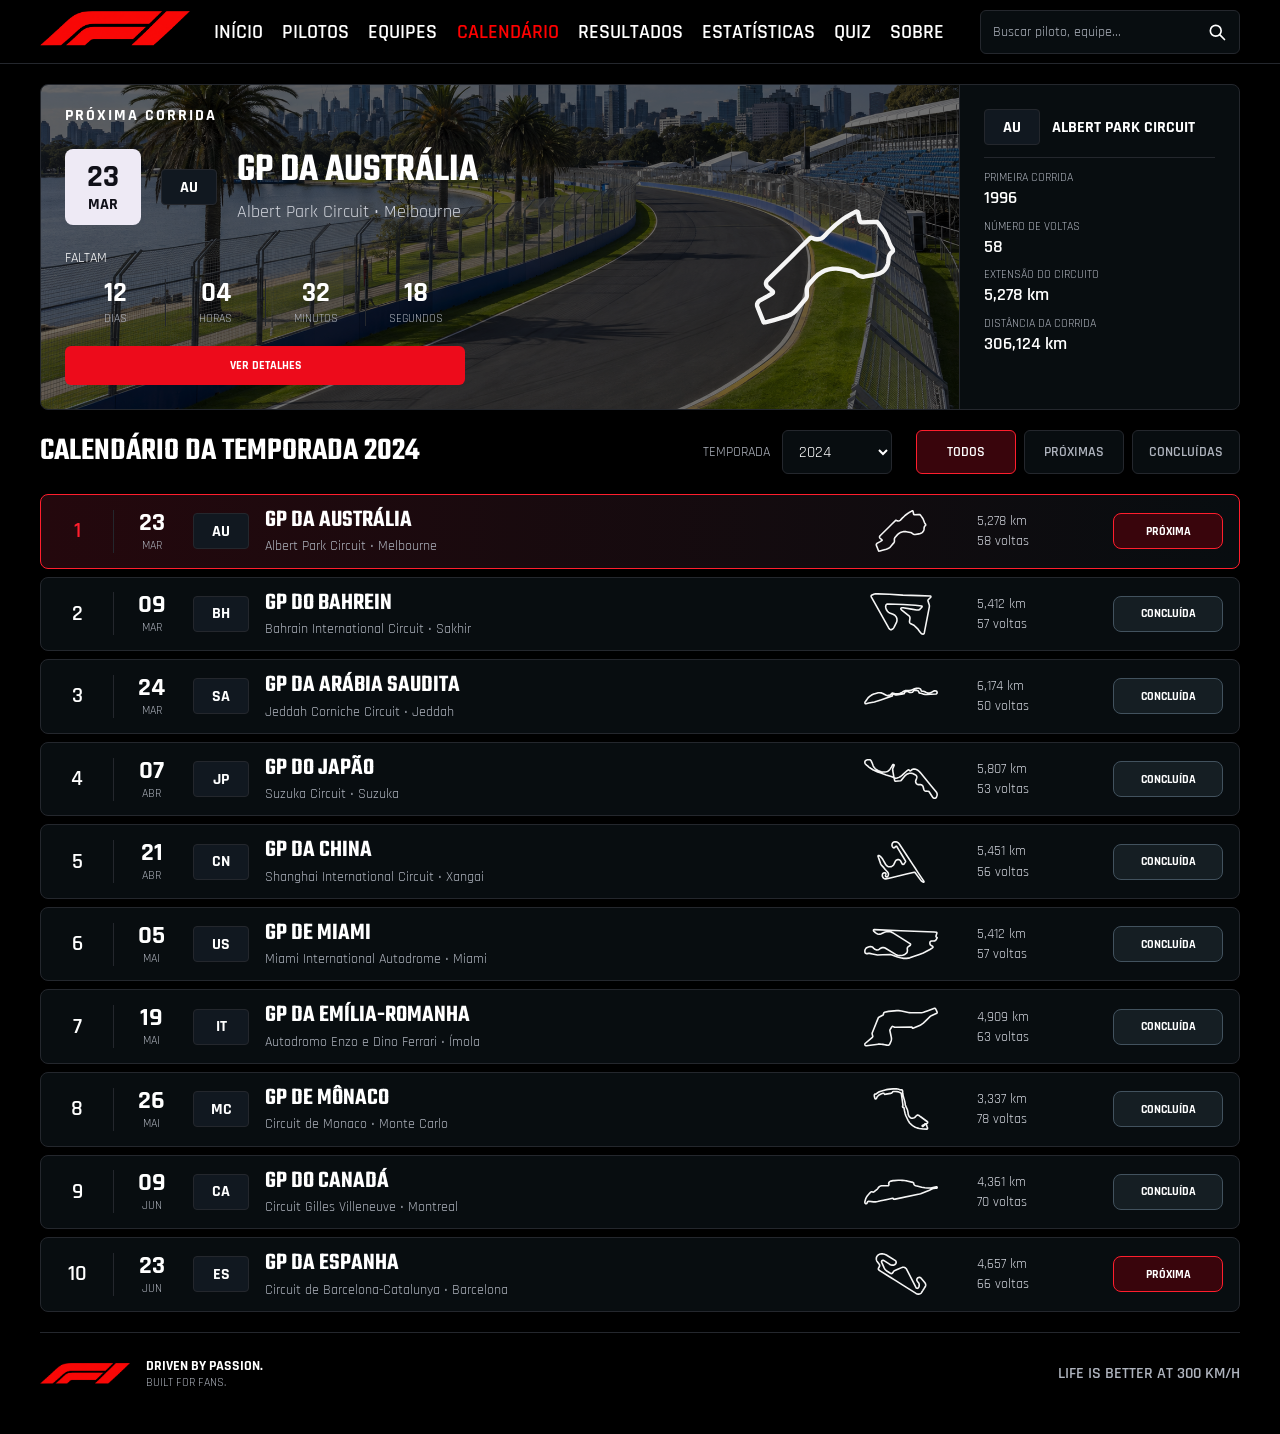
<file: calendario.html>
<!doctype html>
<html lang="pt-BR">
  <head>
    <meta charset="UTF-8" />
    <meta name="viewport" content="width=device-width, initial-scale=1.0" />
    <title>Calendário | Dashboard Fórmula 1</title>
    <link rel="stylesheet" href="style.css" />
  </head>

  <body class="calendar-view">
    <header class="header">
      <button class="menu-toggle" type="button" aria-label="Abrir menu" aria-expanded="false" aria-controls="main-menu">
        <span aria-hidden="true">☰</span>
      </button>

      <a class="brand-link" href="index.html" aria-label="Página inicial">
        <img class="logo" src="assets/imagens/f1-logo-vermelha.png" alt="Fórmula 1" />
      </a>

      <nav class="menu" id="main-menu" aria-label="Navegação principal">
        <a href="index.html">INÍCIO</a>
        <a href="pilotos.html">PILOTOS</a>
        <a href="equipes.html">EQUIPES</a>
        <a href="calendario.html" class="active" aria-current="page">CALENDÁRIO</a>
        <a href="resultados.html">RESULTADOS</a>
        <a href="estatisticas.html">ESTATÍSTICAS</a>
        <a href="quiz.html">QUIZ</a>
        <a href="sobre.html">SOBRE</a>
      </nav>

      <!-- A busca será conectada na etapa de JavaScript. -->
      <div class="header-search">
        <input type="search" id="site-search" name="q" placeholder="Buscar piloto, equipe..." aria-label="Buscar piloto ou equipe" />
        <img src="assets/icons/search.svg" alt="" class="header-search-icon">
      </div>
    </header>

    <main class="calendar-page">
      <header class="calendar-controls">
        <h1>Calendário <span class="calendar-title-prefix">da temporada</span> <span class="calendar-title-year">2024</span></h1>

        <div class="season-control">
          <label for="season-select">Temporada</label>

          <select id="season-select" name="season">
            <option value="2024">2024</option>
          </select>
        </div>

        <div class="calendar-filters" role="group" aria-label="Filtrar corridas">
          <button type="button" class="is-active" data-filter="all" aria-pressed="true">Todos</button>
          <button type="button" data-filter="upcoming" aria-pressed="false">Próximas</button>
          <button type="button" data-filter="completed" aria-pressed="false">Concluídas</button>
        </div>
      </header>

      <section class="calendar-next-race" aria-labelledby="next-race-title">
        <h2 id="next-race-title">Próxima corrida</h2>

        <div class="calendar-next-race-content">
          <img
            class="calendar-race-image"
            src="assets/imagens/gp-australia.png"
            alt="Circuito de Albert Park, em Melbourne"
          />
          <div class="calendar-race-summary">
            <div class="calendar-race-heading">
              <div class="calendar-race-date">
                <span class="calendar-race-day">23</span>
                <span class="calendar-race-month">MAR</span>
              </div>

              <span class="calendar-race-flag" role="img" aria-label="Austrália">AU</span>

              <div class="calendar-race-info">
                <h3>GP da Austrália</h3>
                <p>Albert Park Circuit • Melbourne</p>
              </div>
            </div>
              <img class="calendar-featured-track" 
                   src="assets/tracks/australia-albert-park.svg" 
                   alt="Traçado do circuito de Albert Park" 
                   width="220" 
                   height="132" 
              />
            <div class="calendar-countdown">
              <p class="calendar-countdown-title">Faltam</p>

              <div class="calendar-countdown-grid">
                <div class="calendar-countdown-item">
                  <span class="calendar-countdown-number" data-unit="days">12</span>
                  <span class="calendar-countdown-unit">Dias</span>
                </div>

                <div class="calendar-countdown-item">
                  <span class="calendar-countdown-number" data-unit="hours">04</span>
                  <span class="calendar-countdown-unit">Horas</span>
                </div>

                <div class="calendar-countdown-item">
                  <span class="calendar-countdown-number" data-unit="minutes">32</span>
                  <span class="calendar-countdown-unit">Minutos</span>
                </div>

                <div class="calendar-countdown-item">
                  <span class="calendar-countdown-number" data-unit="seconds">18</span>
                  <span class="calendar-countdown-unit">Segundos</span>
                </div>
              </div>
            </div>

            <a class="race-details-button" href="corrida.html">VER DETALHES</a>
          </div>
        </div>

        <div class="calendar-circuit-info">
          <div class="calendar-circuit-heading">
            <span class="calendar-circuit-flag" role="img" aria-label="Austrália">AU</span>
            <h3>Albert Park Circuit</h3>
          </div>

          <dl class="calendar-circuit-stats">
            <div>
              <dt>Primeira corrida</dt>
              <dd>1996</dd>
            </div>

            <div>
              <dt>Número de voltas</dt>
              <dd>58</dd>
            </div>

            <div>
              <dt>Extensão do circuito</dt>
              <dd>5,278 km</dd>
            </div>

            <div>
              <dt>Distância da corrida</dt>
              <dd>306,124 km</dd>
            </div>
          </dl>
        </div>
      </section>

      <!-- Dados demonstrativos do layout: datas e estados ainda serão validados. -->
      <ol class="calendar-race-list" role="list" aria-label="Etapas da temporada">
        <li class="calendar-event is-next" data-status="upcoming">
          <span class="calendar-event-round" aria-hidden="true">1</span>

          <div class="calendar-event-date">
            <span class="calendar-event-day">23</span>
            <span class="calendar-event-month">MAR</span>
          </div>

          <span class="calendar-event-flag" role="img" aria-label="Austrália">AU</span>

          <div class="calendar-event-info">
            <h3>GP da Austrália</h3>
            <p>Albert Park Circuit • Melbourne</p>
          </div>

          <div class="calendar-event-track">
            <img src="assets/tracks/australia-albert-park.svg" alt="Traçado de Albert Park Circuit" width="120" height="72" loading="lazy" />
          </div>

          <div class="calendar-event-stats">
            <span>5,278 km</span>
            <span>58 voltas</span>
          </div>

          <span class="calendar-event-status">Próxima</span>
        </li>

        <li class="calendar-event" data-status="completed">
          <span class="calendar-event-round" aria-hidden="true">2</span>

          <div class="calendar-event-date">
            <span class="calendar-event-day">09</span>
            <span class="calendar-event-month">MAR</span>
          </div>

          <span class="calendar-event-flag" role="img" aria-label="Bahrein">BH</span>

          <div class="calendar-event-info">
            <h3>GP do Bahrein</h3>
            <p>Bahrain International Circuit • Sakhir</p>
          </div>

          <div class="calendar-event-track">
            <img src="assets/tracks/bahrein-sakhir.svg" alt="Traçado de Bahrain International Circuit" width="120" height="72" loading="lazy" />
          </div>

          <div class="calendar-event-stats">
            <span>5,412 km</span>
            <span>57 voltas</span>
          </div>

          <span class="calendar-event-status">Concluída</span>
        </li>

        <li class="calendar-event" data-status="completed">
          <span class="calendar-event-round" aria-hidden="true">3</span>

          <div class="calendar-event-date">
            <span class="calendar-event-day">24</span>
            <span class="calendar-event-month">MAR</span>
          </div>

          <span class="calendar-event-flag" role="img" aria-label="Arábia Saudita">SA</span>

          <div class="calendar-event-info">
            <h3>GP da Arábia Saudita</h3>
            <p>Jeddah Corniche Circuit • Jeddah</p>
          </div>

          <div class="calendar-event-track">
            <img src="assets/tracks/arabia-saudita-jeddah.svg" alt="Traçado de Jeddah Corniche Circuit" width="120" height="72" loading="lazy" />
          </div>

          <div class="calendar-event-stats">
            <span>6,174 km</span>
            <span>50 voltas</span>
          </div>

          <span class="calendar-event-status">Concluída</span>
        </li>

        <li class="calendar-event" data-status="completed">
          <span class="calendar-event-round" aria-hidden="true">4</span>

          <div class="calendar-event-date">
            <span class="calendar-event-day">07</span>
            <span class="calendar-event-month">ABR</span>
          </div>

          <span class="calendar-event-flag" role="img" aria-label="Japão">JP</span>

          <div class="calendar-event-info">
            <h3>GP do Japão</h3>
            <p>Suzuka Circuit • Suzuka</p>
          </div>

          <div class="calendar-event-track">
            <img src="assets/tracks/japao-suzuka.svg" alt="Traçado de Suzuka Circuit" width="120" height="72" loading="lazy" />
          </div>

          <div class="calendar-event-stats">
            <span>5,807 km</span>
            <span>53 voltas</span>
          </div>

          <span class="calendar-event-status">Concluída</span>
        </li>

        <li class="calendar-event" data-status="completed">
          <span class="calendar-event-round" aria-hidden="true">5</span>

          <div class="calendar-event-date">
            <span class="calendar-event-day">21</span>
            <span class="calendar-event-month">ABR</span>
          </div>

          <span class="calendar-event-flag" role="img" aria-label="China">CN</span>

          <div class="calendar-event-info">
            <h3>GP da China</h3>
            <p>Shanghai International Circuit • Xangai</p>
          </div>

          <div class="calendar-event-track">
            <img src="assets/tracks/china-shanghai.svg" alt="Traçado de Shanghai International Circuit" width="120" height="72" loading="lazy" />
          </div>

          <div class="calendar-event-stats">
            <span>5,451 km</span>
            <span>56 voltas</span>
          </div>

          <span class="calendar-event-status">Concluída</span>
        </li>

        <li class="calendar-event" data-status="completed">
          <span class="calendar-event-round" aria-hidden="true">6</span>

          <div class="calendar-event-date">
            <span class="calendar-event-day">05</span>
            <span class="calendar-event-month">MAI</span>
          </div>

          <span class="calendar-event-flag" role="img" aria-label="Estados Unidos">US</span>

          <div class="calendar-event-info">
            <h3>GP de Miami</h3>
            <p>Miami International Autodrome • Miami</p>
          </div>

          <div class="calendar-event-track">
            <img src="assets/tracks/miami.svg" alt="Traçado de Miami International Autodrome" width="120" height="72" loading="lazy" />
          </div>

          <div class="calendar-event-stats">
            <span>5,412 km</span>
            <span>57 voltas</span>
          </div>

          <span class="calendar-event-status">Concluída</span>
        </li>

        <li class="calendar-event" data-status="completed">
          <span class="calendar-event-round" aria-hidden="true">7</span>

          <div class="calendar-event-date">
            <span class="calendar-event-day">19</span>
            <span class="calendar-event-month">MAI</span>
          </div>

          <span class="calendar-event-flag" role="img" aria-label="Itália">IT</span>

          <div class="calendar-event-info">
            <h3>GP da Emília-Romanha</h3>
            <p>Autodromo Enzo e Dino Ferrari • Ímola</p>
          </div>

          <div class="calendar-event-track">
            <img src="assets/tracks/emilia-romanha-imola.svg" alt="Traçado de Autodromo Enzo e Dino Ferrari" width="120" height="72" loading="lazy" />
          </div>

          <div class="calendar-event-stats">
            <span>4,909 km</span>
            <span>63 voltas</span>
          </div>

          <span class="calendar-event-status">Concluída</span>
        </li>

        <li class="calendar-event" data-status="completed">
          <span class="calendar-event-round" aria-hidden="true">8</span>

          <div class="calendar-event-date">
            <span class="calendar-event-day">26</span>
            <span class="calendar-event-month">MAI</span>
          </div>

          <span class="calendar-event-flag" role="img" aria-label="Mônaco">MC</span>

          <div class="calendar-event-info">
            <h3>GP de Mônaco</h3>
            <p>Circuit de Monaco • Monte Carlo</p>
          </div>

          <div class="calendar-event-track">
            <img src="assets/tracks/monaco.svg" alt="Traçado de Circuit de Monaco" width="120" height="72" loading="lazy" />
          </div>

          <div class="calendar-event-stats">
            <span>3,337 km</span>
            <span>78 voltas</span>
          </div>

          <span class="calendar-event-status">Concluída</span>
        </li>

        <li class="calendar-event" data-status="completed">
          <span class="calendar-event-round" aria-hidden="true">9</span>

          <div class="calendar-event-date">
            <span class="calendar-event-day">09</span>
            <span class="calendar-event-month">JUN</span>
          </div>

          <span class="calendar-event-flag" role="img" aria-label="Canadá">CA</span>

          <div class="calendar-event-info">
            <h3>GP do Canadá</h3>
            <p>Circuit Gilles Villeneuve • Montreal</p>
          </div>

          <div class="calendar-event-track">
            <img src="assets/tracks/canada-montreal.svg" alt="Traçado de Circuit Gilles Villeneuve" width="120" height="72" loading="lazy" />
          </div>

          <div class="calendar-event-stats">
            <span>4,361 km</span>
            <span>70 voltas</span>
          </div>

          <span class="calendar-event-status">Concluída</span>
        </li>

        <li class="calendar-event" data-status="upcoming">
          <span class="calendar-event-round" aria-hidden="true">10</span>

          <div class="calendar-event-date">
            <span class="calendar-event-day">23</span>
            <span class="calendar-event-month">JUN</span>
          </div>

          <span class="calendar-event-flag" role="img" aria-label="Espanha">ES</span>

          <div class="calendar-event-info">
            <h3>GP da Espanha</h3>
            <p>Circuit de Barcelona-Catalunya • Barcelona</p>
          </div>

          <div class="calendar-event-track">
            <img src="assets/tracks/espanha-barcelona-catalunya.svg" alt="Traçado de Circuit de Barcelona-Catalunya" width="120" height="72" loading="lazy" />
          </div>

          <div class="calendar-event-stats">
            <span>4,657 km</span>
            <span>66 voltas</span>
          </div>

          <span class="calendar-event-status">Próxima</span>
        </li>
      </ol>
    </main>

    <footer class="footer">
        <div class="footer-brand">
            <img
                src="assets/imagens/f1-logo-vermelha.png"
                alt="Logo Fórmula 1"
            />

            <div>
                <strong>DRIVEN BY PASSION.</strong>
                <span>BUILT FOR FANS.</span>
            </div>
        </div>

        <p class="footer-tagline">LIFE IS BETTER AT 300 KM/H</p>
    </footer>

    <script src="script.js" defer></script>
  </body>
</html>
</file>
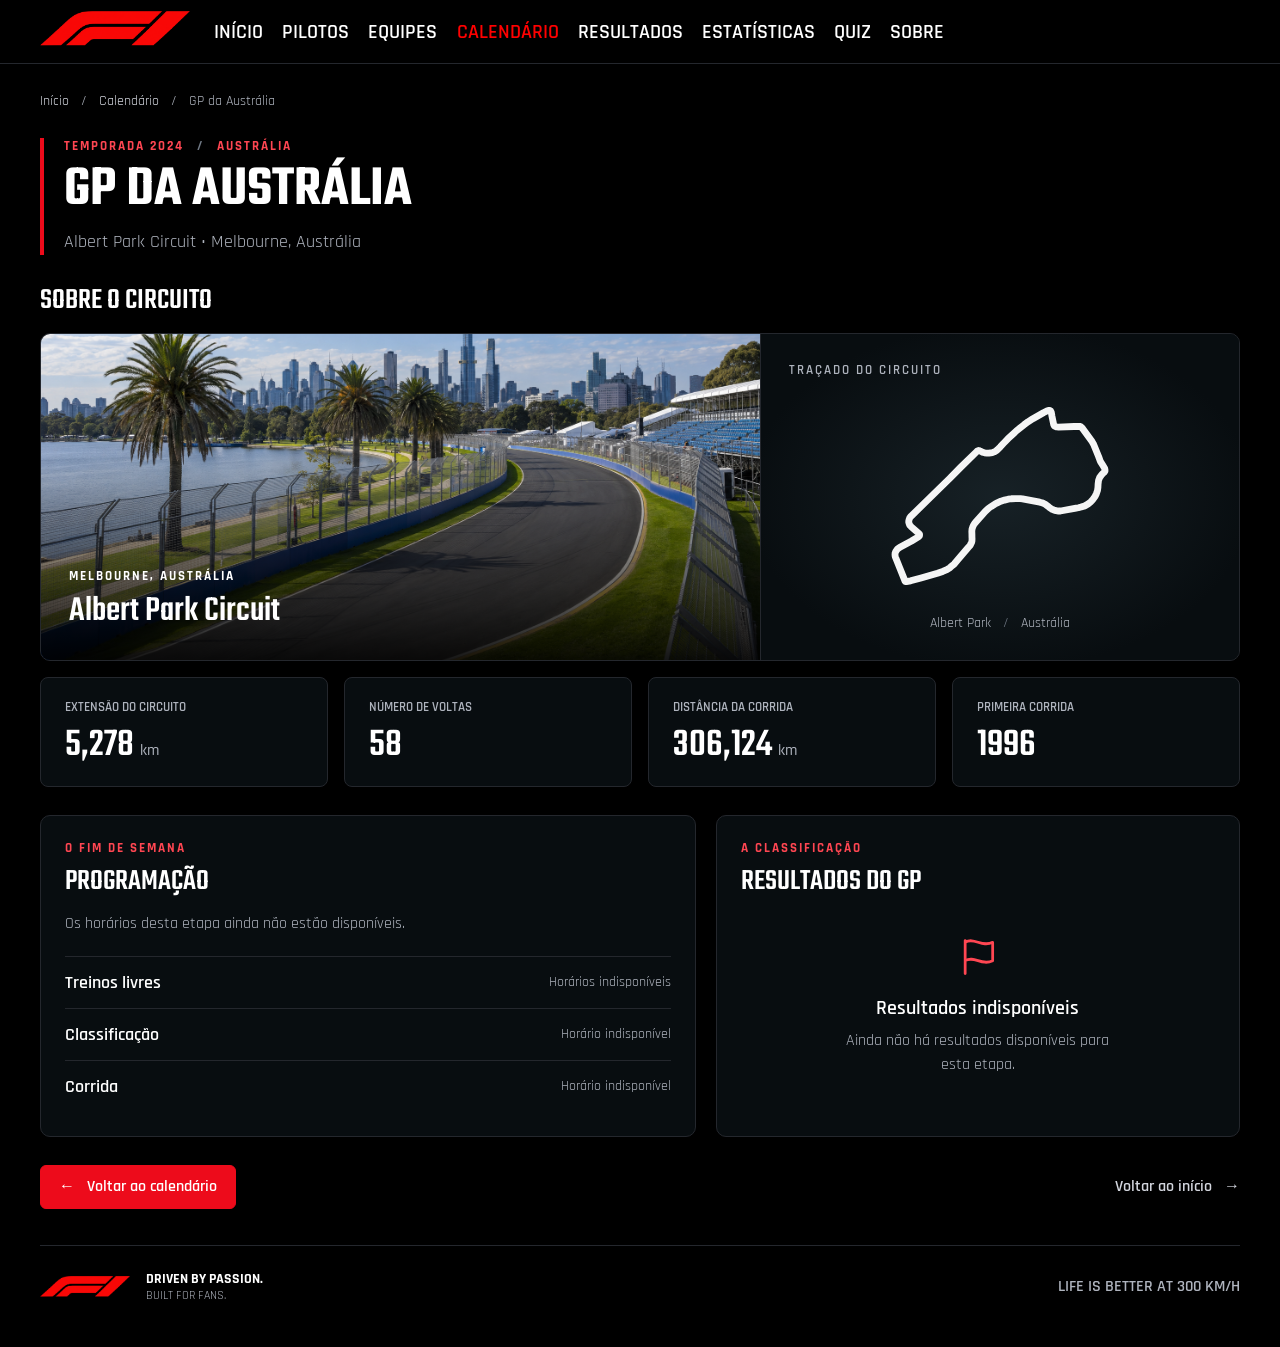
<file: corrida.html>
<!doctype html>
<html lang="pt-BR">
  <head>
    <meta charset="UTF-8" />
    <meta name="viewport" content="width=device-width, initial-scale=1.0" />
    <title>GP da Austrália | Dashboard Fórmula 1</title>
    <link rel="stylesheet" href="style.css" />
  </head>

  <body>
    <header class="header">
      <button class="menu-toggle" type="button" aria-label="Abrir menu" aria-expanded="false" aria-controls="main-menu">
        <span aria-hidden="true">☰</span>
      </button>

      <a class="brand-link" href="index.html" aria-label="Página inicial">
        <img class="logo" src="assets/imagens/f1-logo-vermelha.png" alt="Fórmula 1" />
      </a>

      <nav class="menu" id="main-menu" aria-label="Navegação principal">
        <a href="index.html">INÍCIO</a>
        <a href="pilotos.html">PILOTOS</a>
        <a href="equipes.html">EQUIPES</a>
        <a href="calendario.html" class="active">CALENDÁRIO</a>
        <a href="resultados.html">RESULTADOS</a>
        <a href="estatisticas.html">ESTATÍSTICAS</a>
        <a href="quiz.html">QUIZ</a>
        <a href="sobre.html">SOBRE</a>
      </nav>
    </header>

    <main class="page-content race-details-page">
      <nav class="race-breadcrumb" aria-label="Caminho da página">
        <a href="index.html">Início</a>
        <span aria-hidden="true"> / </span>
        <a href="calendario.html">Calendário</a>
        <span aria-hidden="true"> / </span>
        <span id="race-breadcrumb-name" aria-current="page">GP da Austrália</span>
      </nav>

      <header class="race-page-heading">
        <p class="race-eyebrow" id="race-meta">Temporada 2024 <span aria-hidden="true">/</span> Austrália</p>
        <h1 id="race-name">GP da Austrália</h1>
        <p class="race-location" id="race-location">Albert Park Circuit <span aria-hidden="true">•</span> Melbourne, Austrália</p>
      </header>

      <!-- Dados do circuito reaproveitados do calendário atual. -->
      <section class="race-circuit" aria-labelledby="race-circuit-title">
        <h2 id="race-circuit-title" class="race-section-title">Sobre o circuito</h2>

        <div class="race-circuit-gallery">
          <figure class="race-circuit-photo">
            <img id="race-photo" src="assets/imagens/gp-australia.png" alt="Pista e arquibancadas do circuito de Albert Park, em Melbourne" />
            <figcaption>
              <span class="race-eyebrow" id="race-photo-location">Melbourne, Austrália</span>
              <strong id="race-circuit-name">Albert Park Circuit</strong>
            </figcaption>
          </figure>

          <figure class="race-circuit-map">
            <figcaption>Traçado do circuito</figcaption>
            <img id="race-track" src="assets/tracks/australia-albert-park.svg" alt="Traçado do circuito de Albert Park" width="500" height="300" />
            <p id="race-track-caption">Albert Park <span aria-hidden="true">/</span> Austrália</p>
          </figure>
        </div>

        <dl class="race-track-stats" aria-label="Dados do circuito">
          <div>
            <dt>Extensão do circuito</dt>
            <dd id="race-length">5,278 <span>km</span></dd>
          </div>
          <div>
            <dt>Número de voltas</dt>
            <dd id="race-laps">58</dd>
          </div>
          <div>
            <dt>Distância da corrida</dt>
            <dd id="race-distance">306,124 <span>km</span></dd>
          </div>
          <div>
            <dt>Primeira corrida</dt>
            <dd id="race-first-gp">1996</dd>
          </div>
        </dl>
      </section>

      <div class="race-weekend-grid">
        <section class="race-info-panel" aria-labelledby="race-schedule-title">
          <p class="race-eyebrow">O fim de semana</p>
          <h2 id="race-schedule-title" class="race-section-title">Programação</h2>
          <p class="race-panel-description">Os horários desta etapa ainda não estão disponíveis.</p>
          <dl class="race-session-list">
            <div>
              <dt>Treinos livres</dt>
              <dd>Horários indisponíveis</dd>
            </div>
            <div>
              <dt>Classificação</dt>
              <dd>Horário indisponível</dd>
            </div>
            <div>
              <dt>Corrida</dt>
              <dd>Horário indisponível</dd>
            </div>
          </dl>
        </section>

        <section class="race-info-panel race-results-panel" aria-labelledby="race-results-title">
          <p class="race-eyebrow">A classificação</p>
          <h2 id="race-results-title" class="race-section-title">Resultados do GP</h2>
          <div class="race-results-empty">
            <svg xmlns="http://www.w3.org/2000/svg" width="44" height="44" viewBox="0 0 24 24" fill="none" aria-hidden="true" focusable="false">
              <path d="M5 21V3M5 4C10 1 14 7 20 4V14C14 17 10 11 5 14" stroke="currentColor" stroke-width="1.5" stroke-linecap="round" stroke-linejoin="round" />
            </svg>
            <h3>Resultados indisponíveis</h3>
            <p>Ainda não há resultados disponíveis para esta etapa.</p>
          </div>
        </section>
      </div>

      <nav class="race-page-actions" aria-label="Navegação da corrida">
        <a class="race-back-link" href="calendario.html"><span aria-hidden="true">←</span> Voltar ao calendário</a>
        <a href="index.html">Voltar ao início <span aria-hidden="true">→</span></a>
      </nav>
    </main>

    <footer class="footer">
      <div class="footer-brand">
        <img src="assets/imagens/f1-logo-vermelha.png" alt="Logo Fórmula 1" />
        <div>
          <strong>DRIVEN BY PASSION.</strong>
          <span>BUILT FOR FANS.</span>
        </div>
      </div>
      <p class="footer-tagline">LIFE IS BETTER AT 300 KM/H</p>
    </footer>

    <script src="script.js" defer></script>
  </body>
</html>
</file>
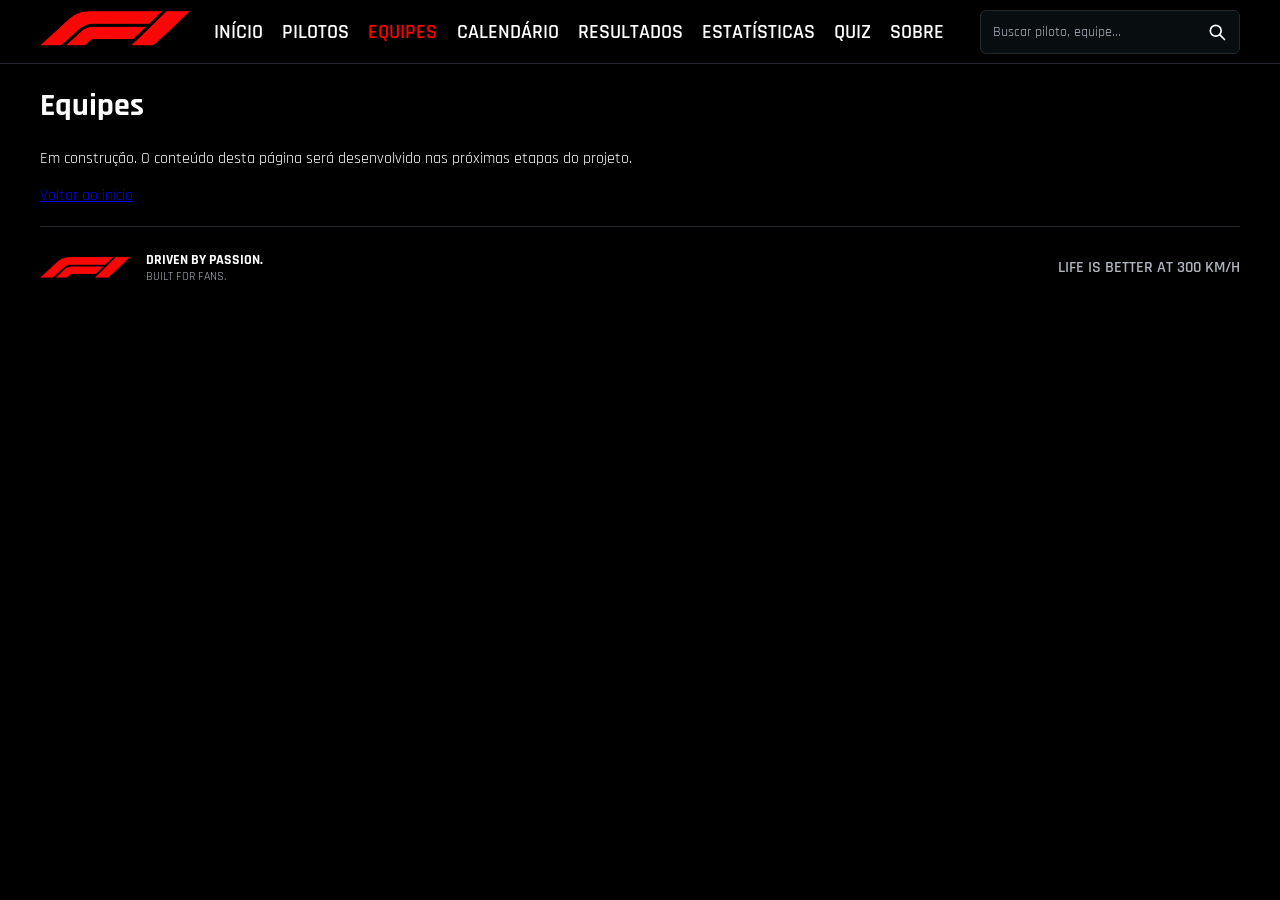
<file: equipes.html>
<!doctype html>
<html lang="pt-BR">
  <head>
    <meta charset="UTF-8" />
    <meta name="viewport" content="width=device-width, initial-scale=1.0" />
    <title>Equipes | Dashboard Fórmula 1</title>
    <link rel="stylesheet" href="style.css" />
  </head>

  <body>
    <header class="header">
      <button class="menu-toggle" type="button" aria-label="Abrir menu" aria-expanded="false" aria-controls="main-menu">
        <span aria-hidden="true">☰</span>
      </button>

      <a class="brand-link" href="index.html" aria-label="Página inicial">
        <img class="logo" src="assets/imagens/f1-logo-vermelha.png" alt="Fórmula 1" />
      </a>

      <nav class="menu" id="main-menu" aria-label="Navegação principal">
        <a href="index.html">INÍCIO</a>
        <a href="pilotos.html">PILOTOS</a>
        <a href="equipes.html" class="active" aria-current="page">EQUIPES</a>
        <a href="calendario.html">CALENDÁRIO</a>
        <a href="resultados.html">RESULTADOS</a>
        <a href="estatisticas.html">ESTATÍSTICAS</a>
        <a href="quiz.html">QUIZ</a>
        <a href="sobre.html">SOBRE</a>
      </nav>

      <!-- A busca será conectada na etapa de JavaScript. -->
      <div class="header-search">
        <input type="search" id="site-search" name="q" placeholder="Buscar piloto, equipe..." aria-label="Buscar piloto ou equipe" />
        <svg class="header-search-icon" xmlns="http://www.w3.org/2000/svg" width="20" height="20" viewBox="0 0 24 24" fill="none" aria-hidden="true" focusable="false">
          <circle cx="10.5" cy="10.5" r="6.5" stroke="currentColor" stroke-width="2" />
          <path d="M15.5 15.5L21 21" stroke="currentColor" stroke-width="2" stroke-linecap="round" />
        </svg>
      </div>

    </header>

    <main class="page-content">
      <h1>Equipes</h1>
      <p>Em construção. O conteúdo desta página será desenvolvido nas próximas etapas do projeto.</p>
      <a href="index.html">Voltar ao início</a>
    </main>

    <footer class="footer">
        <div class="footer-brand">
            <img
                src="assets/imagens/f1-logo-vermelha.png"
                alt="Logo Fórmula 1"
            />

            <div>
                <strong>DRIVEN BY PASSION.</strong>
                <span>BUILT FOR FANS.</span>
            </div>
        </div>

        <p class="footer-tagline">LIFE IS BETTER AT 300 KM/H</p>
    </footer>

    <script src="script.js" defer></script>
  </body>
</html>
</file>
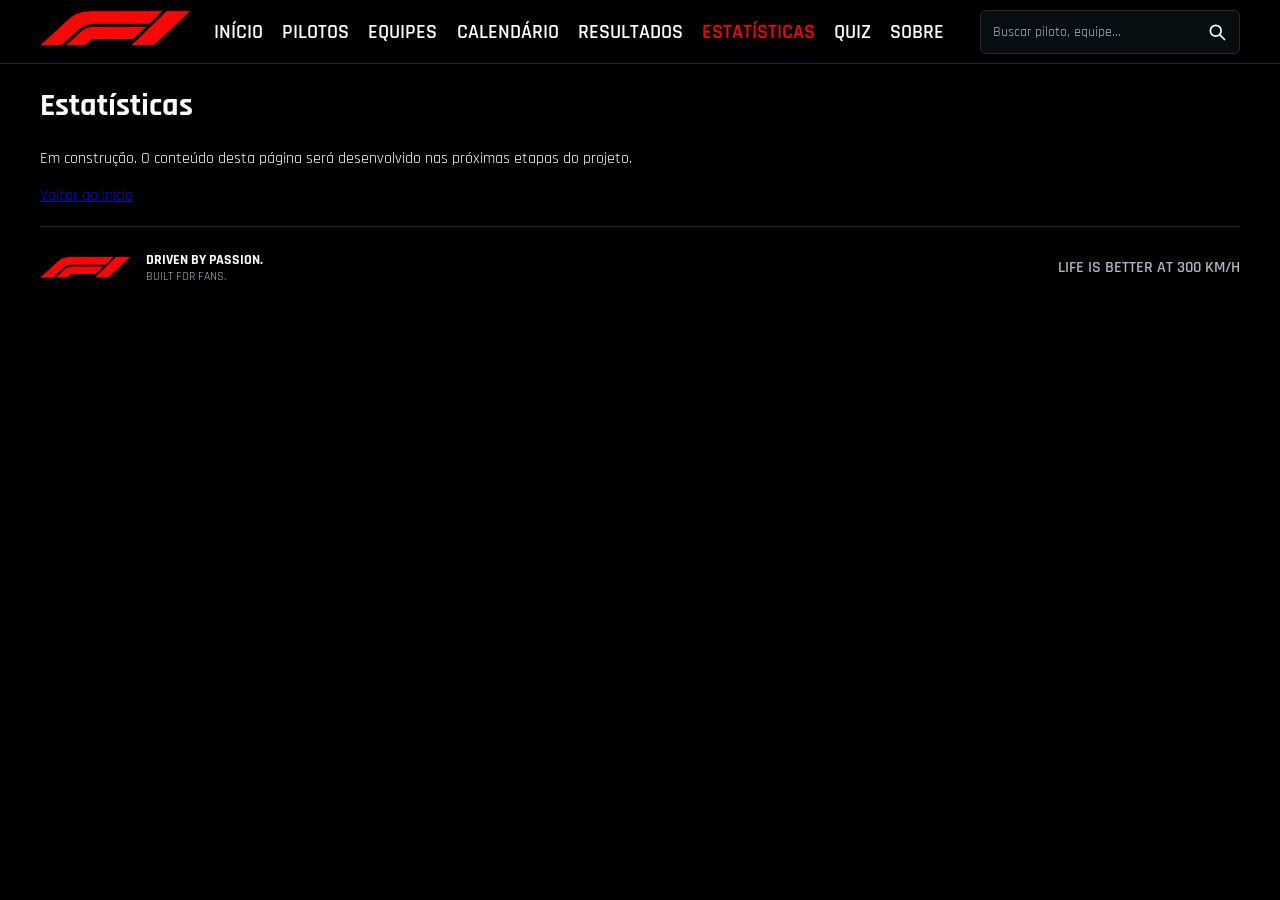
<file: estatisticas.html>
<!doctype html>
<html lang="pt-BR">
  <head>
    <meta charset="UTF-8" />
    <meta name="viewport" content="width=device-width, initial-scale=1.0" />
    <title>Estatísticas | Dashboard Fórmula 1</title>
    <link rel="stylesheet" href="style.css" />
  </head>

  <body>
    <header class="header">
      <button class="menu-toggle" type="button" aria-label="Abrir menu" aria-expanded="false" aria-controls="main-menu">
        <span aria-hidden="true">☰</span>
      </button>

      <a class="brand-link" href="index.html" aria-label="Página inicial">
        <img class="logo" src="assets/imagens/f1-logo-vermelha.png" alt="Fórmula 1" />
      </a>

      <nav class="menu" id="main-menu" aria-label="Navegação principal">
        <a href="index.html">INÍCIO</a>
        <a href="pilotos.html">PILOTOS</a>
        <a href="equipes.html">EQUIPES</a>
        <a href="calendario.html">CALENDÁRIO</a>
        <a href="resultados.html">RESULTADOS</a>
        <a href="estatisticas.html" class="active" aria-current="page">ESTATÍSTICAS</a>
        <a href="quiz.html">QUIZ</a>
        <a href="sobre.html">SOBRE</a>
      </nav>

      <!-- A busca será conectada na etapa de JavaScript. -->
      <div class="header-search">
        <input type="search" id="site-search" name="q" placeholder="Buscar piloto, equipe..." aria-label="Buscar piloto ou equipe" />
        <svg class="header-search-icon" xmlns="http://www.w3.org/2000/svg" width="20" height="20" viewBox="0 0 24 24" fill="none" aria-hidden="true" focusable="false">
          <circle cx="10.5" cy="10.5" r="6.5" stroke="currentColor" stroke-width="2" />
          <path d="M15.5 15.5L21 21" stroke="currentColor" stroke-width="2" stroke-linecap="round" />
        </svg>
      </div>

    </header>

    <main class="page-content">
      <h1>Estatísticas</h1>
      <p>Em construção. O conteúdo desta página será desenvolvido nas próximas etapas do projeto.</p>
      <a href="index.html">Voltar ao início</a>
    </main>

    <footer class="footer">
        <div class="footer-brand">
            <img
                src="assets/imagens/f1-logo-vermelha.png"
                alt="Logo Fórmula 1"
            />

            <div>
                <strong>DRIVEN BY PASSION.</strong>
                <span>BUILT FOR FANS.</span>
            </div>
        </div>

        <p class="footer-tagline">LIFE IS BETTER AT 300 KM/H</p>
    </footer>

    <script src="script.js" defer></script>
  </body>
</html>
</file>
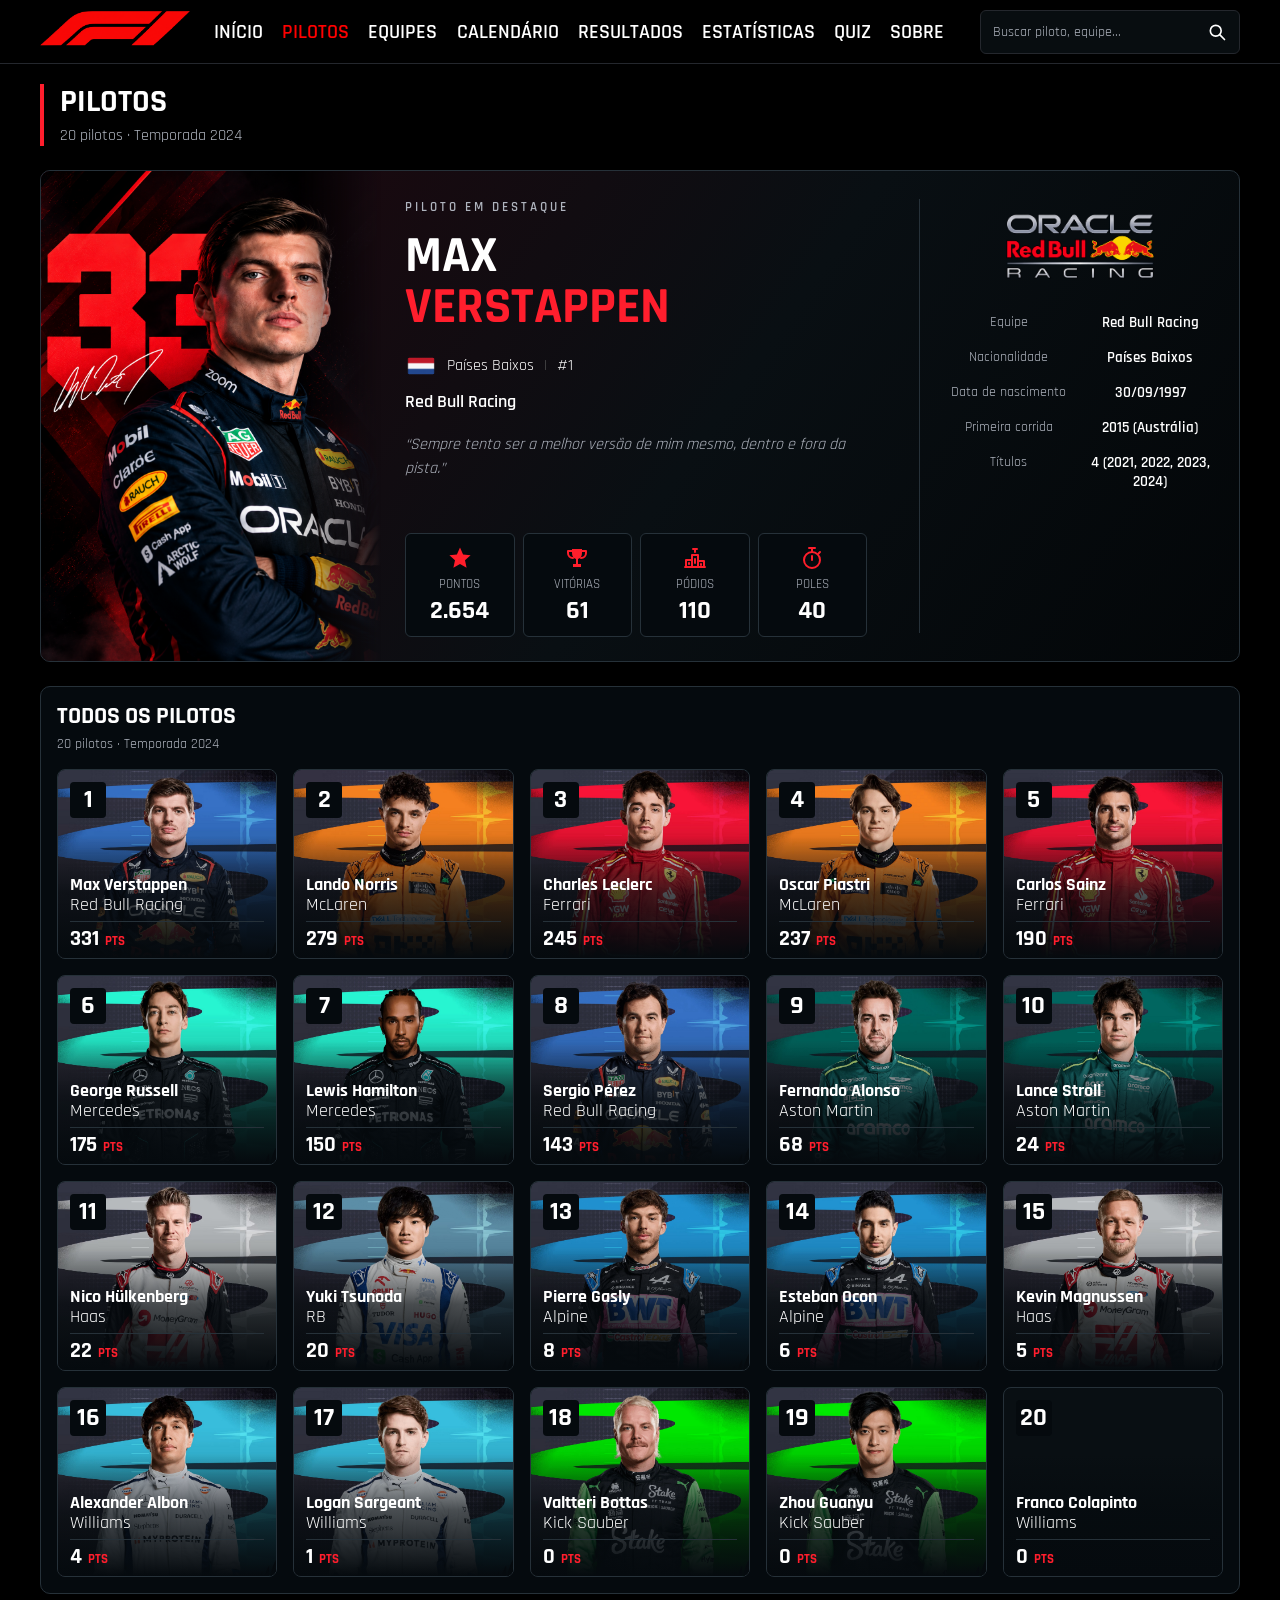
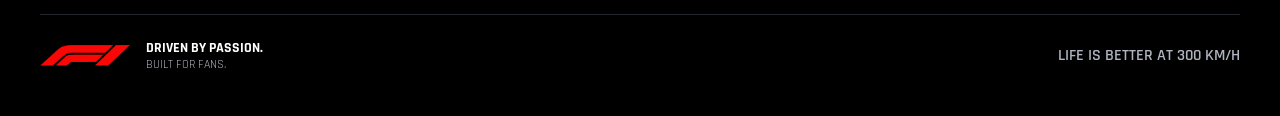
<file: pilotos.html>
<!doctype html>
<html lang="pt-BR">
  <head>
    <meta charset="UTF-8" />
    <meta name="viewport" content="width=device-width, initial-scale=1.0" />
    <title>Pilotos | Dashboard Fórmula 1</title>
    <link rel="stylesheet" href="style.css" />
  </head>

  <body>
    <header class="header">
      <button class="menu-toggle" type="button" aria-label="Abrir menu" aria-expanded="false" aria-controls="main-menu">
        <span aria-hidden="true">☰</span>
      </button>

      <a class="brand-link" href="index.html" aria-label="Página inicial">
        <img class="logo" src="assets/imagens/f1-logo-vermelha.png" alt="Fórmula 1" />
      </a>

      <nav class="menu" id="main-menu" aria-label="Navegação principal">
        <a href="index.html">INÍCIO</a>
        <a href="pilotos.html" class="active" aria-current="page">PILOTOS</a>
        <a href="equipes.html">EQUIPES</a>
        <a href="calendario.html">CALENDÁRIO</a>
        <a href="resultados.html">RESULTADOS</a>
        <a href="estatisticas.html">ESTATÍSTICAS</a>
        <a href="quiz.html">QUIZ</a>
        <a href="sobre.html">SOBRE</a>
      </nav>

      <!-- A busca será conectada na etapa de JavaScript. -->
      <div class="header-search">
        <input type="search" id="site-search" name="q" placeholder="Buscar piloto, equipe..." aria-label="Buscar piloto ou equipe" />
        <svg class="header-search-icon" xmlns="http://www.w3.org/2000/svg" width="20" height="20" viewBox="0 0 24 24" fill="none" aria-hidden="true" focusable="false">
          <circle cx="10.5" cy="10.5" r="6.5" stroke="currentColor" stroke-width="2" />
          <path d="M15.5 15.5L21 21" stroke="currentColor" stroke-width="2" stroke-linecap="round" />
        </svg>
      </div>

    </header>

    <main class="page-content pilots-page">
      <header class="pilots-heading">
        <h1>PILOTOS</h1>
        <p>20 pilotos · Temporada 2024</p>
      </header>

      <section class="pilot-feature" aria-labelledby="featured-pilot-name">
        <div class="pilot-feature-photo">
          <img
            src="assets/imagens/Verstappen.png"
            alt="Max Verstappen com o uniforme da Red Bull Racing"
          />
        </div>

        <div class="pilot-feature-info">
          <p class="pilot-eyebrow">PILOTO EM DESTAQUE</p>

          <h2 id="featured-pilot-name">
            MAX <span>VERSTAPPEN</span>
          </h2>

          <p class="pilot-nationality">
            <img src="assets/flags/flag-netherlands.png" alt="" />
            Países Baixos
            <span aria-hidden="true">|</span>
            #1
          </p>

          <p class="pilot-feature-team">Red Bull Racing</p>

          <blockquote>
            “Sempre tento ser a melhor versão de mim mesmo,
            dentro e fora da pista.”
          </blockquote>
        </div>

        <dl class="pilot-feature-stats">
          <div>
            <dt>
              <img src="assets/icons/star.svg" alt="" />
              Pontos
            </dt>
            <dd>2.654</dd>
          </div>

          <div>
            <dt>
              <img src="assets/icons/trophy.svg" alt="" />
              Vitórias
            </dt>
            <dd>61</dd>
          </div>

          <div>
            <dt>
              <img src="assets/icons/podium.svg" alt="" />
              Pódios
            </dt>
            <dd>110</dd>
          </div>

          <div>
            <dt>
              <img src="assets/icons/stopwatch.svg" alt="" />
              Poles
            </dt>
            <dd>40</dd>
          </div>
        </dl>

        <div class="pilot-feature-details">
          <img
            class="pilot-feature-team-logo"
            src="assets/imagens/logo-rbatt.png"
            alt="Red Bull Racing"
          />

          <dl class="pilot-profile">
            <div>
              <dt>Equipe</dt>
              <dd>Red Bull Racing</dd>
            </div>

            <div>
              <dt>Nacionalidade</dt>
              <dd>Países Baixos</dd>
            </div>

            <div>
              <dt>Data de nascimento</dt>
              <dd>
                <time datetime="1997-09-30">30/09/1997</time>
              </dd>
            </div>

            <div>
              <dt>Primeira corrida</dt>
              <dd>2015 (Austrália)</dd>
            </div>

            <div>
              <dt>Títulos</dt>
              <dd>4 (2021, 2022, 2023, 2024)</dd>
            </div>
          </dl>
        </div>

      </section>

      <section class="pilots-catalog" aria-labelledby="pilots-list-title">
        <header class="pilots-list-heading">
          <h2 id="pilots-list-title">TODOS OS PILOTOS</h2>
          <p>20 pilotos · Temporada 2024</p>
        </header>

        <!-- Classificação demonstrativa para o layout; não representa uma etapa oficial. -->
        <div class="pilots-grid">
          <article class="pilot-card">
            <div class="pilot-card-portrait">
              <img
                src="assets/drivercard/max-verstappen.jpg"
                alt="Max Verstappen"
                loading="lazy"
              />

              <span class="pilot-card-position" aria-label="1º colocado">
                1
              </span>
            </div>

            <div class="pilot-card-info">
              <h3>Max Verstappen</h3>
              <p>Red Bull Racing</p>
            </div>

            <p class="pilot-card-points">
              331 <span>PTS</span>
            </p>
          </article>

          <article class="pilot-card">
            <div class="pilot-card-portrait">
              <img
                src="assets/drivercard/lando-norris.jpg"
                alt="Lando Norris"
                loading="lazy"
              />
              <span class="pilot-card-position" aria-label="2º colocado">
                2
              </span>
            </div>

            <div class="pilot-card-info">
              <h3>Lando Norris</h3>
              <p>McLaren</p>
            </div>

            <p class="pilot-card-points">
              279 <span>PTS</span>
            </p>
          </article>

          <article class="pilot-card">
            <div class="pilot-card-portrait">
              <img
                src="assets/drivercard/charles-leclerc.jpg"
                alt="Charles Leclerc"
                loading="lazy"
              />
              <span class="pilot-card-position" aria-label="3º colocado">
                3
              </span>
            </div>

            <div class="pilot-card-info">
              <h3>Charles Leclerc</h3>
              <p>Ferrari</p>
            </div>

            <p class="pilot-card-points">
              245 <span>PTS</span>
            </p>
          </article>

          <article class="pilot-card">
            <div class="pilot-card-portrait">
              <img
                src="assets/drivercard/oscar-piastri.jpg"
                alt="Oscar Piastri"
                loading="lazy"
              />
              <span class="pilot-card-position" aria-label="4º colocado">
                4
              </span>
            </div>

            <div class="pilot-card-info">
              <h3>Oscar Piastri</h3>
              <p>McLaren</p>
            </div>

            <p class="pilot-card-points">
              237 <span>PTS</span>
            </p>
          </article>

          <article class="pilot-card">
            <div class="pilot-card-portrait">
              <img
                src="assets/drivercard/carlos-sainz.jpg"
                alt="Carlos Sainz"
                loading="lazy"
              />
              <span class="pilot-card-position" aria-label="5º colocado">
                5
              </span>
            </div>

            <div class="pilot-card-info">
              <h3>Carlos Sainz</h3>
              <p>Ferrari</p>
            </div>

            <p class="pilot-card-points">
              190 <span>PTS</span>
            </p>
          </article>

          <article class="pilot-card">
            <div class="pilot-card-portrait">
              <img
                src="assets/drivercard/george-russell.jpg"
                alt="George Russell"
                loading="lazy"
              />
              <span class="pilot-card-position" aria-label="6º colocado">
                6
              </span>
            </div>

            <div class="pilot-card-info">
              <h3>George Russell</h3>
              <p>Mercedes</p>
            </div>

            <p class="pilot-card-points">
              175 <span>PTS</span>
            </p>
          </article>

          <article class="pilot-card">
            <div class="pilot-card-portrait">
              <img
                src="assets/drivercard/lewis-hamilton.jpg"
                alt="Lewis Hamilton"
                loading="lazy"
              />
              <span class="pilot-card-position" aria-label="7º colocado">
                7
              </span>
            </div>

            <div class="pilot-card-info">
              <h3>Lewis Hamilton</h3>
              <p>Mercedes</p>
            </div>

            <p class="pilot-card-points">
              150 <span>PTS</span>
            </p>
          </article>

          <article class="pilot-card">
            <div class="pilot-card-portrait">
              <img
                src="assets/drivercard/sergio-perez.jpg"
                alt="Sergio Pérez"
                loading="lazy"
              />
              <span class="pilot-card-position" aria-label="8º colocado">
                8
              </span>
            </div>

            <div class="pilot-card-info">
              <h3>Sergio Pérez</h3>
              <p>Red Bull Racing</p>
            </div>

            <p class="pilot-card-points">
              143 <span>PTS</span>
            </p>
          </article>

          <article class="pilot-card">
            <div class="pilot-card-portrait">
              <img
                src="assets/drivercard/fernando-alonso.jpg"
                alt="Fernando Alonso"
                loading="lazy"
              />
              <span class="pilot-card-position" aria-label="9º colocado">
                9
              </span>
            </div>

            <div class="pilot-card-info">
              <h3>Fernando Alonso</h3>
              <p>Aston Martin</p>
            </div>

            <p class="pilot-card-points">
              68 <span>PTS</span>
            </p>
          </article>

          <article class="pilot-card">
            <div class="pilot-card-portrait">
              <img
                src="assets/drivercard/lance-stroll.jpg"
                alt="Lance Stroll"
                loading="lazy"
              />
              <span class="pilot-card-position" aria-label="10º colocado">
                10
              </span>
            </div>

            <div class="pilot-card-info">
              <h3>Lance Stroll</h3>
              <p>Aston Martin</p>
            </div>

            <p class="pilot-card-points">
              24 <span>PTS</span>
            </p>
          </article>

          <article class="pilot-card">
            <div class="pilot-card-portrait">
              <img
                src="assets/drivercard/nico-hulkenberg.jpg"
                alt="Nico Hülkenberg"
                loading="lazy"
              />
              <span class="pilot-card-position" aria-label="11º colocado">
                11
              </span>
            </div>

            <div class="pilot-card-info">
              <h3>Nico Hülkenberg</h3>
              <p>Haas</p>
            </div>

            <p class="pilot-card-points">
              22 <span>PTS</span>
            </p>
          </article>

          <article class="pilot-card">
            <div class="pilot-card-portrait">
              <img
                src="assets/drivercard/yuki-tsunoda.jpg"
                alt="Yuki Tsunoda"
                loading="lazy"
              />
              <span class="pilot-card-position" aria-label="12º colocado">
                12
              </span>
            </div>

            <div class="pilot-card-info">
              <h3>Yuki Tsunoda</h3>
              <p>RB</p>
            </div>

            <p class="pilot-card-points">
              20 <span>PTS</span>
            </p>
          </article>

          <article class="pilot-card">
            <div class="pilot-card-portrait">
              <img
                src="assets/drivercard/pierre-gasly.jpg"
                alt="Pierre Gasly"
                loading="lazy"
              />
              <span class="pilot-card-position" aria-label="13º colocado">
                13
              </span>
            </div>

            <div class="pilot-card-info">
              <h3>Pierre Gasly</h3>
              <p>Alpine</p>
            </div>

            <p class="pilot-card-points">
              8 <span>PTS</span>
            </p>
          </article>

          <article class="pilot-card">
            <div class="pilot-card-portrait">
              <img
                src="assets/drivercard/esteban-ocon.jpg"
                alt="Esteban Ocon"
                loading="lazy"
              />
              <span class="pilot-card-position" aria-label="14º colocado">
                14
              </span>
            </div>

            <div class="pilot-card-info">
              <h3>Esteban Ocon</h3>
              <p>Alpine</p>
            </div>

            <p class="pilot-card-points">
              6 <span>PTS</span>
            </p>
          </article>

          <article class="pilot-card">
            <div class="pilot-card-portrait">
              <img
                src="assets/drivercard/kevin-magnussen.jpg"
                alt="Kevin Magnussen"
                loading="lazy"
              />
              <span class="pilot-card-position" aria-label="15º colocado">
                15
              </span>
            </div>

            <div class="pilot-card-info">
              <h3>Kevin Magnussen</h3>
              <p>Haas</p>
            </div>

            <p class="pilot-card-points">
              5 <span>PTS</span>
            </p>
          </article>

          <article class="pilot-card">
            <div class="pilot-card-portrait">
              <img
                src="assets/drivercard/alexander-albon.jpg"
                alt="Alexander Albon"
                loading="lazy"
              />
              <span class="pilot-card-position" aria-label="16º colocado">
                16
              </span>
            </div>

            <div class="pilot-card-info">
              <h3>Alexander Albon</h3>
              <p>Williams</p>
            </div>

            <p class="pilot-card-points">
              4 <span>PTS</span>
            </p>
          </article>

          <article class="pilot-card">
            <div class="pilot-card-portrait">
              <img
                src="assets/drivercard/logan-sargeant.jpg"
                alt="Logan Sargeant"
                loading="lazy"
              />
              <span class="pilot-card-position" aria-label="17º colocado">
                17
              </span>
            </div>

            <div class="pilot-card-info">
              <h3>Logan Sargeant</h3>
              <p>Williams</p>
            </div>

            <p class="pilot-card-points">
              1 <span>PTS</span>
            </p>
          </article>

          <article class="pilot-card">
            <div class="pilot-card-portrait">
              <img
                src="assets/drivercard/valtteri-bottas.jpg"
                alt="Valtteri Bottas"
                loading="lazy"
              />
              <span class="pilot-card-position" aria-label="18º colocado">
                18
              </span>
            </div>

            <div class="pilot-card-info">
              <h3>Valtteri Bottas</h3>
              <p>Kick Sauber</p>
            </div>

            <p class="pilot-card-points">
              0 <span>PTS</span>
            </p>
          </article>

          <article class="pilot-card">
            <div class="pilot-card-portrait">
              <img
                src="assets/drivercard/guanyu-zhou.jpg"
                alt="Zhou Guanyu"
                loading="lazy"
              />
              <span class="pilot-card-position" aria-label="19º colocado">
                19
              </span>
            </div>

            <div class="pilot-card-info">
              <h3>Zhou Guanyu</h3>
              <p>Kick Sauber</p>
            </div>

            <p class="pilot-card-points">
              0 <span>PTS</span>
            </p>
          </article>

          <article class="pilot-card">
            <div class="pilot-card-portrait">
              <!-- Adicionar foto de Franco Colapinto aqui. -->
              <span class="pilot-card-position" aria-label="20º colocado">
                20
              </span>
            </div>

            <div class="pilot-card-info">
              <h3>Franco Colapinto</h3>
              <p>Williams</p>
            </div>

            <p class="pilot-card-points">
              0 <span>PTS</span>
            </p>
          </article>
        </div>
      </section>
    </main>

    <footer class="footer">
      <div class="footer-brand">
        <img
          src="assets/imagens/f1-logo-vermelha.png"
          alt="Logo Fórmula 1"
        />

        <div>
          <strong>DRIVEN BY PASSION.</strong>
          <span>BUILT FOR FANS.</span>
        </div>
      </div>

      <p class="footer-tagline">LIFE IS BETTER AT 300 KM/H</p>
    </footer>

    <script src="script.js" defer></script>
  </body>
</html>
</file>
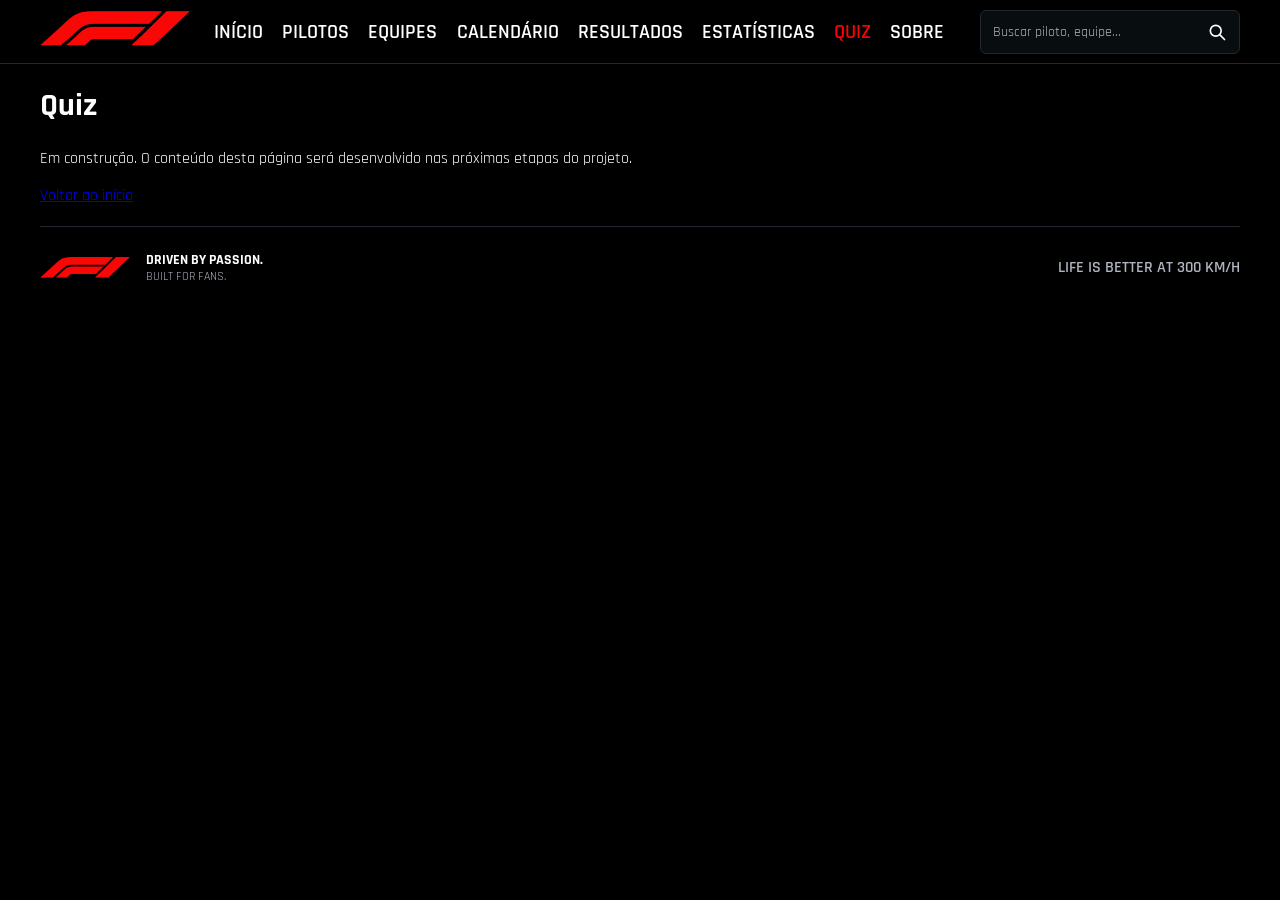
<file: quiz.html>
<!doctype html>
<html lang="pt-BR">
  <head>
    <meta charset="UTF-8" />
    <meta name="viewport" content="width=device-width, initial-scale=1.0" />
    <title>Quiz | Dashboard Fórmula 1</title>
    <link rel="stylesheet" href="style.css" />
  </head>

  <body>
    <header class="header">
      <button class="menu-toggle" type="button" aria-label="Abrir menu" aria-expanded="false" aria-controls="main-menu">
        <span aria-hidden="true">☰</span>
      </button>

      <a class="brand-link" href="index.html" aria-label="Página inicial">
        <img class="logo" src="assets/imagens/f1-logo-vermelha.png" alt="Fórmula 1" />
      </a>

      <nav class="menu" id="main-menu" aria-label="Navegação principal">
        <a href="index.html">INÍCIO</a>
        <a href="pilotos.html">PILOTOS</a>
        <a href="equipes.html">EQUIPES</a>
        <a href="calendario.html">CALENDÁRIO</a>
        <a href="resultados.html">RESULTADOS</a>
        <a href="estatisticas.html">ESTATÍSTICAS</a>
        <a href="quiz.html" class="active" aria-current="page">QUIZ</a>
        <a href="sobre.html">SOBRE</a>
      </nav>

      <!-- A busca será conectada na etapa de JavaScript. -->
      <div class="header-search">
        <input type="search" id="site-search" name="q" placeholder="Buscar piloto, equipe..." aria-label="Buscar piloto ou equipe" />
        <svg class="header-search-icon" xmlns="http://www.w3.org/2000/svg" width="20" height="20" viewBox="0 0 24 24" fill="none" aria-hidden="true" focusable="false">
          <circle cx="10.5" cy="10.5" r="6.5" stroke="currentColor" stroke-width="2" />
          <path d="M15.5 15.5L21 21" stroke="currentColor" stroke-width="2" stroke-linecap="round" />
        </svg>
      </div>

    </header>

    <main class="page-content">
      <h1>Quiz</h1>
      <p>Em construção. O conteúdo desta página será desenvolvido nas próximas etapas do projeto.</p>
      <a href="index.html">Voltar ao início</a>
    </main>

    <footer class="footer">
        <div class="footer-brand">
            <img
                src="assets/imagens/f1-logo-vermelha.png"
                alt="Logo Fórmula 1"
            />

            <div>
                <strong>DRIVEN BY PASSION.</strong>
                <span>BUILT FOR FANS.</span>
            </div>
        </div>

        <p class="footer-tagline">LIFE IS BETTER AT 300 KM/H</p>
    </footer>

    <script src="script.js" defer></script>
  </body>
</html>
</file>
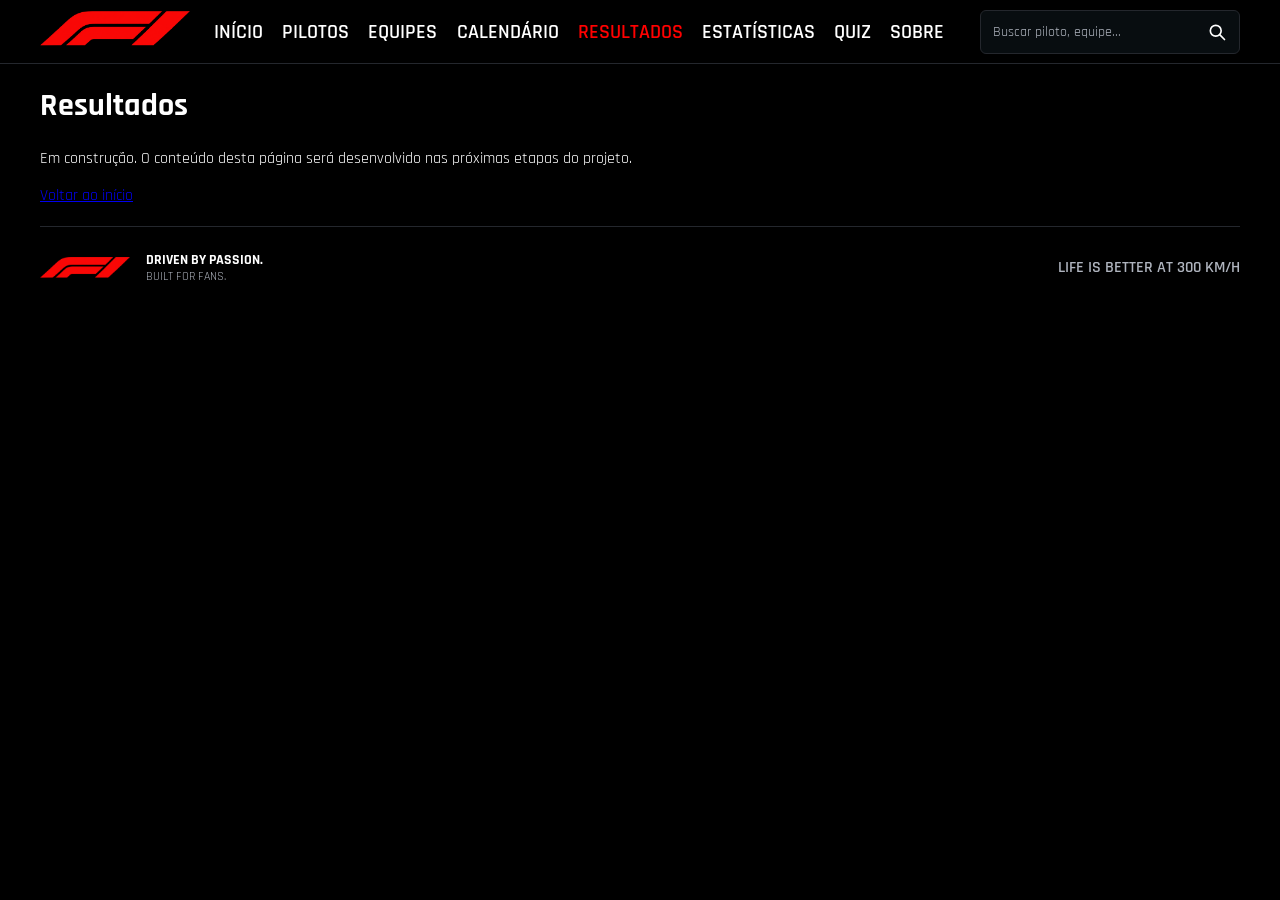
<file: resultados.html>
<!doctype html>
<html lang="pt-BR">
  <head>
    <meta charset="UTF-8" />
    <meta name="viewport" content="width=device-width, initial-scale=1.0" />
    <title>Resultados | Dashboard Fórmula 1</title>
    <link rel="stylesheet" href="style.css" />
  </head>

  <body>
    <header class="header">
      <button class="menu-toggle" type="button" aria-label="Abrir menu" aria-expanded="false" aria-controls="main-menu">
        <span aria-hidden="true">☰</span>
      </button>

      <a class="brand-link" href="index.html" aria-label="Página inicial">
        <img class="logo" src="assets/imagens/f1-logo-vermelha.png" alt="Fórmula 1" />
      </a>

      <nav class="menu" id="main-menu" aria-label="Navegação principal">
        <a href="index.html">INÍCIO</a>
        <a href="pilotos.html">PILOTOS</a>
        <a href="equipes.html">EQUIPES</a>
        <a href="calendario.html">CALENDÁRIO</a>
        <a href="resultados.html" class="active" aria-current="page">RESULTADOS</a>
        <a href="estatisticas.html">ESTATÍSTICAS</a>
        <a href="quiz.html">QUIZ</a>
        <a href="sobre.html">SOBRE</a>
      </nav>

      <!-- A busca será conectada na etapa de JavaScript. -->
      <div class="header-search">
        <input type="search" id="site-search" name="q" placeholder="Buscar piloto, equipe..." aria-label="Buscar piloto ou equipe" />
        <svg class="header-search-icon" xmlns="http://www.w3.org/2000/svg" width="20" height="20" viewBox="0 0 24 24" fill="none" aria-hidden="true" focusable="false">
          <circle cx="10.5" cy="10.5" r="6.5" stroke="currentColor" stroke-width="2" />
          <path d="M15.5 15.5L21 21" stroke="currentColor" stroke-width="2" stroke-linecap="round" />
        </svg>
      </div>

    </header>

    <main class="page-content">
      <h1>Resultados</h1>
      <p>Em construção. O conteúdo desta página será desenvolvido nas próximas etapas do projeto.</p>
      <a href="index.html">Voltar ao início</a>
    </main>

    <footer class="footer">
        <div class="footer-brand">
            <img
                src="assets/imagens/f1-logo-vermelha.png"
                alt="Logo Fórmula 1"
            />

            <div>
                <strong>DRIVEN BY PASSION.</strong>
                <span>BUILT FOR FANS.</span>
            </div>
        </div>

        <p class="footer-tagline">LIFE IS BETTER AT 300 KM/H</p>
    </footer>

    <script src="script.js" defer></script>
  </body>
</html>
</file>
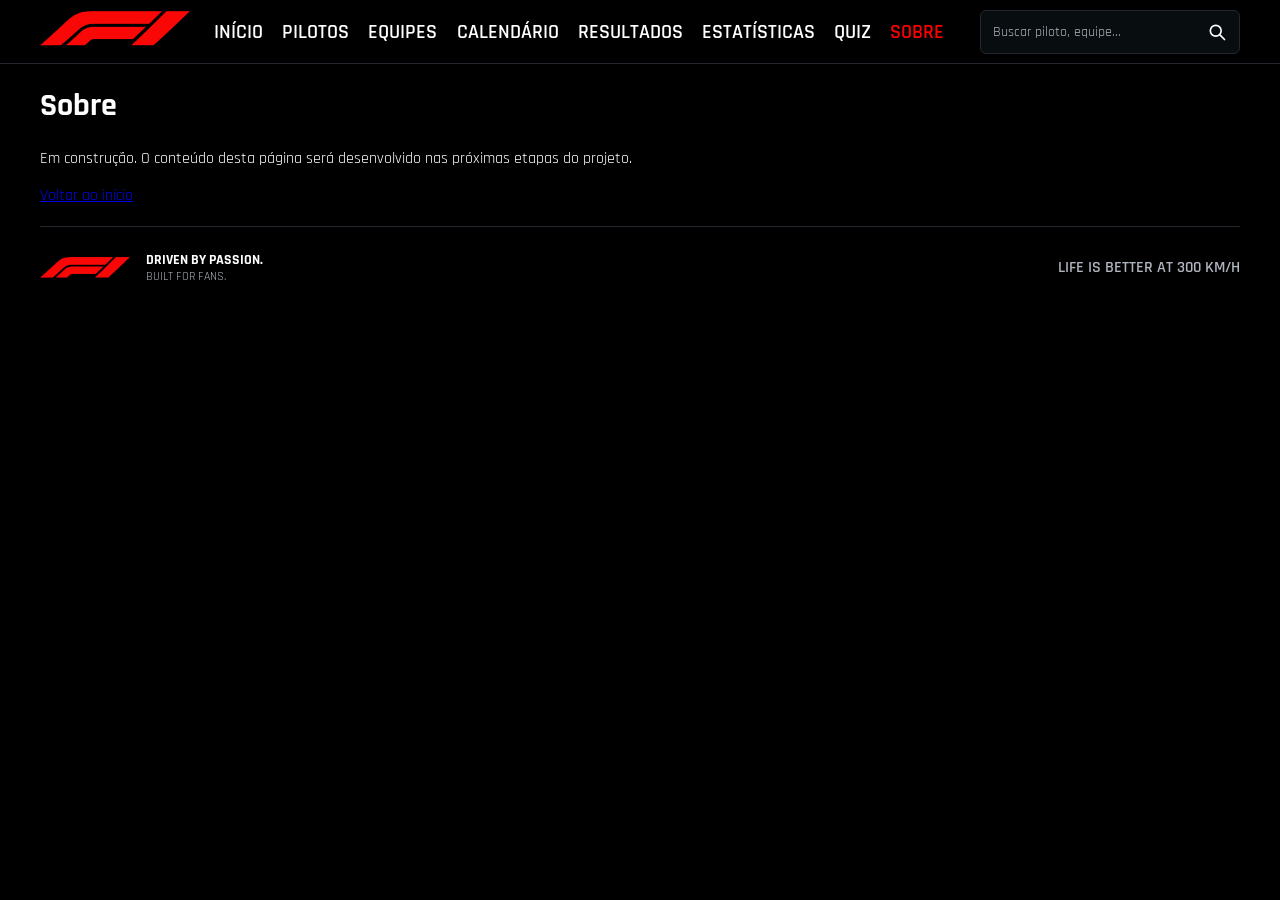
<file: sobre.html>
<!doctype html>
<html lang="pt-BR">
  <head>
    <meta charset="UTF-8" />
    <meta name="viewport" content="width=device-width, initial-scale=1.0" />
    <title>Sobre | Dashboard Fórmula 1</title>
    <link rel="stylesheet" href="style.css" />
  </head>

  <body>
    <header class="header">
      <button class="menu-toggle" type="button" aria-label="Abrir menu" aria-expanded="false" aria-controls="main-menu">
        <span aria-hidden="true">☰</span>
      </button>

      <a class="brand-link" href="index.html" aria-label="Página inicial">
        <img class="logo" src="assets/imagens/f1-logo-vermelha.png" alt="Fórmula 1" />
      </a>

      <nav class="menu" id="main-menu" aria-label="Navegação principal">
        <a href="index.html">INÍCIO</a>
        <a href="pilotos.html">PILOTOS</a>
        <a href="equipes.html">EQUIPES</a>
        <a href="calendario.html">CALENDÁRIO</a>
        <a href="resultados.html">RESULTADOS</a>
        <a href="estatisticas.html">ESTATÍSTICAS</a>
        <a href="quiz.html">QUIZ</a>
        <a href="sobre.html" class="active" aria-current="page">SOBRE</a>
      </nav>

      <!-- A busca será conectada na etapa de JavaScript. -->
      <div class="header-search">
        <input type="search" id="site-search" name="q" placeholder="Buscar piloto, equipe..." aria-label="Buscar piloto ou equipe" />
        <svg class="header-search-icon" xmlns="http://www.w3.org/2000/svg" width="20" height="20" viewBox="0 0 24 24" fill="none" aria-hidden="true" focusable="false">
          <circle cx="10.5" cy="10.5" r="6.5" stroke="currentColor" stroke-width="2" />
          <path d="M15.5 15.5L21 21" stroke="currentColor" stroke-width="2" stroke-linecap="round" />
        </svg>
      </div>

    </header>

    <main class="page-content">
      <h1>Sobre</h1>
      <p>Em construção. O conteúdo desta página será desenvolvido nas próximas etapas do projeto.</p>
      <a href="index.html">Voltar ao início</a>
    </main>

    <footer class="footer">
        <div class="footer-brand">
            <img
                src="assets/imagens/f1-logo-vermelha.png"
                alt="Logo Fórmula 1"
            />

            <div>
                <strong>DRIVEN BY PASSION.</strong>
                <span>BUILT FOR FANS.</span>
            </div>
        </div>

        <p class="footer-tagline">LIFE IS BETTER AT 300 KM/H</p>
    </footer>

    <script src="script.js" defer></script>
  </body>
</html>
</file>
<file: style.css>
/* 01. Fontes */
@import url('https://fonts.googleapis.com/css2?family=Rajdhani:wght@400;500;600;700&family=Teko:wght@500;600;700&display=swap');

/* 02. Base e modelo de caixa */
*,
*::before,
*::after {
    box-sizing: border-box;
}

body {
    background-color: black;
    color: white;
    margin: 0;
    font-family: "Rajdhani", sans-serif;
}

/* 03. Contêineres e margens compartilhados */
.dashboard,
.calendar-page,
.page-content,
.footer {
    width: calc(100% - 80px);
    max-width: 1800px;
    margin: 20px auto;
}

/* 04. Cabeçalho e navegação */
.header {
    display: flex;
    gap: 24px;

    align-items: center;
    min-height: 64px;
    padding: 8px max(40px, calc((100% - 1800px) / 2));
    border-bottom: 1px solid #24272d;
}

.menu-toggle {
    display: none;
    width: 44px;
    height: 44px;
    padding: 0;
    border: none;
    background: transparent;
    color: white;
    font-size: 28px;
    cursor: pointer;
}

.logo {
    width: 150px;
}

.menu {
    display: flex;
    gap: clamp(12px, 1.5vw, 24px);
    margin-left: 0;
    align-items: center;
}

.menu a,
.menu .menu-placeholder {
    text-decoration: none;
    font-weight: 600;
    font-size: 20px;
    color: white;
}

.menu .menu-placeholder {
    color: white
}

.menu a:focus-visible {
    outline: 2px solid white;
    outline-offset: 4px;
}

.menu a:hover,
.menu .active {
    color: red;
}

/* 05. Grid do dashboard */
.dashboard {
    display: grid;
    grid-template-columns: minmax(0, 7fr) minmax(0, 3fr);

    grid-template-areas:
        "driver race"
        "performance standings"
        "recent-races quote";

    gap: 20px;
    align-items: start;
}

/* 06. Piloto em destaque */
.driver {
    position: relative;
    grid-area: driver;

    display: grid;
    grid-template-columns:
        minmax(0, 1fr)
        minmax(0, 1.2fr)
        minmax(240px, 0.6fr);
    grid-template-areas:
        "photo summary team"
        "photo stats   team";
    gap: 20px;
    align-items: start;

    min-width: 0;
    min-height: 400px;
    overflow: hidden;

    border-radius: 10px;
    border: 1px solid red;
}

.team {
    color: #afb4be;
    letter-spacing: 4px;
}

.driver h1 {
    margin: 0;
    line-height: .9;
}

.driver-name {
    font-size: 40px;
}

.driver-portrait {
    grid-area: photo;

    position: relative;
    align-self: stretch;
    min-width: 0;
    overflow: hidden;
}

.driver-photo {
    position: absolute;
    inset: 0;

    width: 100%;
    height: 100%;

    object-fit: cover;
    object-position: center top;
}

.driver-summary {
    grid-area: summary;
    min-width: 0;
    container-type: inline-size;
}

.driver-surname {
    font-size: clamp(1rem, 15cqi, 4rem);
    overflow-wrap: anywhere;
    color: #ff1e2d;
}

.driver-info {
    display: flex;
    flex-direction: row;
    font-size: 13px;
    font-weight: bold;
    align-items: center;
    gap: 8px;
}

.pipe {
    color: #555555;
    font-size: 25px;
}

.driver-info img {
    width: 40px;
}

.driver-phrase {
    font-size: 13px;
    color: #9CA0A8;
}

/* Estrutura dos cards de estatísticas criada com auxílio de IA
   e posteriormente estudada e adaptada durante o desenvolvimento. */

/* Distribui os quatro cards em colunas com a mesma largura. */
.driver-stats {
    grid-area: stats;

    display: grid;
    grid-template-columns: repeat(4, minmax(0, 1fr));
    gap: 8px;

    min-width: 0;
    margin: 0;
}

.driver-stat {
    padding: 12px 8px 10px;
    border: 1px solid #24272d;
    border-radius: 6px;
    background: linear-gradient(145deg, #0c1218, #040608);
    text-align: center;
}

.driver-stat dt {
    color: #afb4be;
    font-size: 12px;
    font-weight: 600;
    line-height: 1;
}

/* Empilha o ícone e o número no centro de cada card. */
.driver-stat dd {
    display: flex;
    flex-direction: column;
    align-items: center;
    gap: 6px;
    margin: 8px 0 0;
    color: #f5f6f8;
    font-family: "Teko", sans-serif;
    font-size: 30px;
    font-weight: 600;
    line-height: 1;
}

.stat-icon {
    display: block;
    width: 24px;
    height: 24px;
}

/* 07. Informações da equipe */
.driver > .team-info {
    grid-area: team;
    min-width: 0;

    display: grid;
    gap: 16px;

    width: 100%;
    max-width: 250px;
    justify-self: center;
}

.team-logo {
    height: auto;
    width: 100%;

    border-bottom: 1px solid red;
    padding-bottom: 12px;
}

.team-name {
    font-size: 13px;
    display: grid;
    grid-template-columns: repeat(2, minmax(0, 1fr));
    align-items: start;
    gap: 20px 12px;

    justify-content: center;
}

.team-name p {
    color: lightgray;
}

.team-name p,
.team-name span {
    margin: 0;
}

.team-name span {
    text-align: right;
}

/* 08. Próxima corrida no dashboard e botão de detalhes */
.driver,
.next-race {
    margin: 0;
}

.next-race {
    grid-area: race;

    border: 1px solid red;
    border-radius: 10px;

    height: 400px;
}

.next-race h1 {
    font-size: 20px;
    margin-left: 10px;
}

.next-race a {
    margin-right: 10px;

    color: #ff1e2d;
    text-decoration: none;
    font-weight: 500;
}

.next-race-header {
    display: grid;
    grid-template-columns: 1fr auto;
    align-items: center;
}

.race-img {
    position: relative;
    height: 160px;
    overflow: hidden;
}

.race-img img {
    width: 100%;
    height: 100%;
    object-fit: cover;
}

.race-date {
    position: absolute;
    top: 16px;
    left: 16px;
    width: 56px;
    height: 60px;

    background-color: #eeeaf5;
    color: #101018;
    border-radius: 6px;

    display: flex;
    flex-direction: column;
    align-items: center;
    justify-content: center;
    gap: 2px;

    font-weight: 700;
    line-height: 1;
}

.race-day {
    font-size: 28px;
}

.race-month {
    font-size: 16px;
}

.race-info {
    position: absolute;
    left: 16px;
    right: 16px;
    bottom: 16px;

    text-shadow: 0 2px 4px rgba(0, 0, 0, 0.8);
}

.race-info h2 {
    margin: 0;
    font-size: 20px;
    font-weight: 700;
}

.race-info p {
    margin: 4px 0 0;
    font-size: 14px;
}

.race-countdown {
    padding: 20px 16px;
}

.countdown-title {
    margin: 0 0 10px;
    font-size: 14px;
}

.countdown-grid {
    display: grid;
    grid-template-columns: repeat(4, 1fr);
}

.countdown-item {
    display: flex;
    flex-direction: column;
    align-items: center;
    gap: 4px;
}

.countdown-item + .countdown-item {
    border-left: 2px solid #24272d;
}

.countdown-number {
    font-size: 28px;
    font-weight: 700;
    line-height: 1;
}

.countdown-unit {
    font-size: 12px;
    color: #afb4be;
}

.next-race .race-details-button,
.calendar-next-race .race-details-button {
    display: block;
    width: 100%;
    margin-top: 20px;
    margin-right: 0;
    padding: 12px;

    border: none;
    border-radius: 6px;
    background-color: #ed0b1b;
    color: white;
    font-family: inherit;
    font-size: 12px;
    font-weight: 700;
    text-align: center;
    text-decoration: none;

    cursor: pointer;
}

.race-details-button:hover {
    background-color: #c90917;
}

.race-details-button:focus-visible {
    outline: 2px solid white;
    outline-offset: 5px;
}

/* 09. Desempenho na temporada */
.performance {
    grid-area: performance;

    margin: 0;

    width: auto;
    min-height: 200px;
    padding: 20px;

    border: 1px solid red;
    border-radius: 10px;
}

.performance h2 {
    margin: 0;
    font-size: 20px;
    font-weight: 700;
}

.chart-container {
    position: relative;
    flex: 1;
    min-width: 0;
    height: 130px;
}

.performance-content {
    display: flex;
    align-items: center;
    gap: 24px;
    margin-top: 20px;
}

.points-efficiency {
    width: 140px;
    flex-shrink: 0;
    text-align: center;
}

.points-efficiency strong {
    font-size: 28px;
}

.points-efficiency p {
    font-size: 14px;
    margin: 12px 0;
    color: #afb4be
}

.efficiency-ring {
    width: 110px;
    height: 110px;
    margin: 0 auto;
    border-radius: 50%;

    background: conic-gradient(
        #159b85 0% 87%,
        #173c36 87% 100%
    );

    display: flex;
    align-items: center;
    justify-content: center;
}

.efficiency-ring strong {
    width: 90px;
    height: 90px;
    border-radius: 50%;
    background-color: black;

    display: flex;
    align-items: center;
    justify-content: center;
}

/* 10. Classificação de pilotos */
.standings {
    grid-area: standings;
    min-width: 0;
    height: 259px;
    padding: 16px;
    border: 1px solid red;
    border-radius: 10px;
}

.standings h2 {
    margin: 0 0 14px;
    font-size: 20px;
}

.standings-table {
    width: 100%;
    border-collapse: collapse;
    font-size: 14px;
}

.standings-table th,
.standings-table td {
    padding: 6px 6px;
    text-align: left;
}

.standings-table th:first-child,
.standings-table td:first-child {
    text-align: center;
    width: 50px;
}

.standings-table th:last-child,
.standings-table td:last-child {
    text-align: right;
    width: 70px;
}

.standings-table caption {
    position: absolute;
    width: 1px;
    height: 1px;
    padding: 0;
    margin: -1px;
    overflow: hidden;
    clip: rect(0, 0, 0, 0);
    white-space: nowrap;
    border: 0;
}

.standings-table tbody tr + tr {
    border-top: 1px solid #1f1f1f;
}

.standings-table tbody tr {
    transition: background-color 0.2s ease;
}

.standings-table tbody tr:hover {
    background-color: #151515;
}

.standings-table tbody th {
    font-weight: 600;
}

.standings-table tbody td:nth-child(3) {
    color: #a8a8a8;
}

.standings-table tbody td:last-child {
    font-weight: 700;
}

.standings-table thead th {
    padding-bottom: 10px;
    border-bottom: 1px solid #3a3a3a;
    font-size: 12px;
    font-weight: 600;
    color: #b5b5b5;
    text-transform: uppercase;
    letter-spacing: 0.5px;
}

/* 11. Últimas corridas */
.recent-races {
    grid-area: recent-races;
    padding: 20px;
    border: 1px solid red;
    border-radius: 10px;
}

.recent-races-header {
    display: flex;
    align-items: center;
    justify-content: space-between;
    gap: 16px;
    margin-bottom: 16px;
}

.recent-races-header h2 {
    margin: 0;
    font-size: 20px;
}

.recent-races-list {
    display: grid;
    grid-template-columns: repeat(4, minmax(0, 1fr));
    gap: 16px;
}

.race-card {
    min-width: 0;
    overflow: hidden;

    border: 1px solid #24272d;
    border-radius: 8px;
    background-color: #080808;
}

.race-card > img {
    width: 100%;
    height: 160px;
    object-fit: cover;
}

.race-card-content {
    padding: 14px 12px 12px;
}

.race-round {
    margin-bottom: 8px;

    color: #afb4be;
    font-size: 12px;
    font-weight: 600;
}

.race-card-title {
    display: flex;
    align-items: center;
    gap: 9px;
}

.race-card-title img {
    width: 24px;
    height: 16px;
    object-fit: cover;
}

.race-card-title h3 {
    margin: 0;
    font-size: 16px;
}

.race-card-content > p {
    margin: 6px 0 12px;
    color: #afb4be;
    font-size: 13px;
}

.race-card-footer {
    display: flex;
    align-items: center;
    justify-content: space-between;
    margin-top: 12px;
}

.race-card-footer strong {
    display: inline-flex;
    align-items: center;
    justify-content: center;

    min-width: 36px;
    height: 28px;

    padding: 0 8px;

    border: 1px solid #ff1e2d;
    border-radius: 4px;

    font-size: 14px;
    font-weight: 700;
}

/* 12. Destaque visual e citação */
.quote {
    display: flex;

    grid-area: quote;
    min-height: 382px;
    padding: 24px;

    align-items: flex-end;

    border: 1px solid red;
    border-radius: 10px;

    background:
        linear-gradient(
            rgba(0, 0, 0, 0.25),
            rgba(0, 0, 0, 0.85)
        ),
        url("assets/imagens/quote-bg.png") 70% 20% / cover no-repeat;

    overflow: hidden;
}

.quote-content {
    max-width: 320px;
}

.quote-mark {
    width: 28px;
    height: auto;
    margin-bottom: 6px;
}

.quote-content p {
    margin: 8px 0 16px;
    font-size: 24px;
    font-weight: 600;
    line-height: 1.25;
}

.quote-content strong {
    color: #afb4be;
    font-size: 14px;
    letter-spacing: 1px;
}

/* 13. Rodapé */
.footer {
    display: flex;
    align-items: center;
    flex-wrap: wrap;
    gap: 24px;

    padding: 24px 0;

    border-top: 1px solid #24272d;
}

.footer-brand {
    display: flex;
    align-items: center;
    gap: 16px;
}

.footer-brand img {
    width: 90px;
}

.footer-brand div {
    display: flex;
    flex-direction: column;
}

.footer-brand strong {
    font-size: 14px;
}

.footer-brand span {
    color: #afb4be;
    font-size: 12px;
}

.footer-tagline {
    margin: 0;
    margin-left: auto;

    color: #afb4be;
    font-size: 16px;
    font-weight: 600;
}

/* 14. Calendário: estrutura e controles */
.calendar-page {
    display: grid;
    grid-template-columns: minmax(0, 1fr);
    grid-template-areas:
        "race"
        "controls"
        "events";

    gap: 20px;
}

.calendar-controls {
    grid-area: controls;
    display: grid;
    grid-template-columns: minmax(0, 1fr) auto auto;
    align-items: center;
    gap: 24px;
}

.calendar-controls h1 {
    margin: 0;
    font-family: "Teko", sans-serif;
    font-size: 32px;
    font-weight: 600;
    line-height: 1.1;
    text-transform: uppercase;
}

.season-control {
    display: flex;
    align-items: center;
    gap: 12px;
}

.season-control label {
    color: #afb4be;
    font-size: 14px;
    text-transform: uppercase;
}

.season-control select {
    min-width: 110px;
    min-height: 44px;
    padding: 8px 12px;

    border: 1px solid #24272d;
    border-radius: 6px;
    background-color: #080d10;
    color: white;

    font: inherit;
    color-scheme: dark;
}

.season-control select:focus-visible {
    outline: 2px solid #ff1e2d;
    outline-offset: 3px;
}

/* 15. Calendário: próxima corrida */
.calendar-next-race {
    display: grid;
    grid-template-columns: minmax(0, 1fr) 280px;
    grid-template-areas: "preview circuit";

    grid-area: race;
    border: 1px solid #24272d;
    border-radius: 8px;
    background-color: #080d10;
    overflow: hidden;
}

.calendar-race-image {
    position: absolute;
    inset: 0;

    width: 100%;
    height: 100%;
    object-fit: cover;
    filter: brightness(0.45);
}

.calendar-next-race-content {
    grid-area: preview;
    display: grid;
    grid-template-columns: minmax(0, 1fr);
    align-items: center;
    gap: 24px;

    position: relative;
    min-height: 240px;
    padding: 64px 24px 24px;
}

.calendar-next-race > h2 {
    grid-area: preview;
    align-self: start;
    z-index: 1;

    margin: 0;
    padding: 20px 24px;
    font-size: 16px;
    letter-spacing: 2px;
    text-transform: uppercase;
}

.calendar-circuit-info {
    grid-area: circuit;
    min-width: 0;
    padding: 24px;
    border-left: 1px solid #24272d;
}

.calendar-race-summary {
    position: relative;
    z-index: 1;
    min-width: 0;

    display: grid;
    grid-template-columns: minmax(0, 1fr) 220px;

    grid-template-areas:
        "heading   track"
        "countdown track"
        "action    track";

    column-gap: 24px;
}

.calendar-race-summary > .race-details-button {
    grid-area: action;
}

.calendar-race-heading {
    grid-area: heading;
    
    display: flex;
    align-items: center;
    gap: 20px;
}

.calendar-race-date {
    display: flex;
    flex-direction: column;
    align-items: center;
    justify-content: center;
    gap: 4px;

    width: 76px;
    min-height: 76px;
    flex-shrink: 0;

    border-radius: 8px;
    background-color: #eeeaf5;
    color: #101018;

    font-weight: 700;
    line-height: 1;
}

.calendar-race-day {
    font-size: 32px;
}

.calendar-race-month {
    font-size: 16px;
}

.calendar-race-info {
    min-width: 0;
}

.calendar-race-info h3 {
    margin: 0;
    font-family: "Teko", sans-serif;
    font-size: 40px;
    font-weight: 600;
    line-height: 1.1;
    text-transform: uppercase;
}

.calendar-race-info p {
    margin: 6px 0 0;
    font-size: 18px;
    line-height: 1.4;
    color: #d2d5dd;
}

.calendar-countdown,
.calendar-next-race .race-details-button {
    max-width: 400px;
}

.calendar-countdown {
    grid-area: countdown;

    margin-top: 24px;
}

.calendar-countdown-title {
    margin: 0 0 12px;
    font-size: 14px;
    text-transform: uppercase;
}

.calendar-countdown-grid {
    display: grid;
    grid-template-columns: repeat(4, minmax(0, 1fr));
}

.calendar-countdown-item {
    display: flex;
    flex-direction: column;
    align-items: center;
    gap: 4px;
}

.calendar-countdown-item + .calendar-countdown-item {
    border-left: 1px solid #24272d;
}

.calendar-countdown-number {
    font-size: 28px;
    font-weight: 700;
    line-height: 1;
}

.calendar-countdown-unit {
    font-size: 12px;
    color: #afb4be;
    text-transform: uppercase;
}

.calendar-circuit-stats {
    display: grid;
    gap: 10px;
    margin: 0;
}

.calendar-circuit-stats dt {
    color: #afb4be;
    font-size: 12px;
    text-transform: uppercase;
}

.calendar-circuit-stats dd {
    margin: 2px 0 0;
    font-size: 18px;
    font-weight: 600;
    line-height: 1.2;
}

/* 16. Calendário: lista de GPs */
.calendar-race-list {
    grid-area: events;
    display: grid;
    gap: 8px;
    margin: 0;
    padding: 0;
    list-style: none;
}

.calendar-event {
    display: grid;
    grid-template-columns: 40px 64px 56px minmax(0, 1fr) 120px 120px 110px;
    align-items: center;
    gap: 16px;
    padding: 12px 16px;

    border: 1px solid #24272d;
    border-radius: 8px;
    background-color: #080d10;
}

.calendar-event-round {
    text-align: center;
    font-size: 22px;
    font-weight: 600;
}

.calendar-event-date {
    display: flex;
    flex-direction: column;
    align-items: center;
    gap: 2px;

    padding-left: 12px;
    border-left: 1px solid #24272d;
}

.calendar-event-day {
    font-size: 26px;
    font-weight: 700;
    line-height: 1;
}

.calendar-event-month {
    font-size: 12px;
    color: #afb4be;
    text-transform: uppercase;
}

.calendar-event-flag,
.calendar-race-flag,
.calendar-circuit-flag {
    display: grid;
    place-items: center;
    width: 56px;
    min-height: 36px;
    flex-shrink: 0;

    border: 1px solid #24272d;
    border-radius: 4px;
    background-color: #111820;
    font-weight: 700;
}

.calendar-event-info {
    min-width: 0;
    overflow-wrap: anywhere;
}

.calendar-event-info h3 {
    margin: 0;
    font-family: "Teko", sans-serif;
    font-size: 24px;
    font-weight: 600;
    line-height: 1.1;
    text-transform: uppercase;
}

.calendar-event-info p {
    margin: 4px 0 0;
    font-size: 14px;
    line-height: 1.3;
    color: #afb4be;
}

.calendar-event-track {
    display: grid;
    place-items: center;
}

.calendar-event-track img {
    display: block;
    width: 100%;
    height: 48px;
    object-fit: contain;
}

.calendar-event-stats {
    display: flex;
    flex-direction: column;
    gap: 2px;

    font-size: 14px;
    line-height: 1.3;
    color: #d2d5dd;
}

.calendar-event-status {
    display: grid;
    place-items: center;
    min-height: 36px;
    padding: 6px 10px;

    border: 1px solid #42525e;
    border-radius: 8px;
    background-color: #151e23;
    color: white;

    font-size: 12px;
    font-weight: 700;
    text-align: center;
    text-transform: uppercase;
}

.calendar-event[data-status="upcoming"] .calendar-event-status {
    border-color: #ff1e2d;
    background-color: #39050c;
}

.calendar-event.is-next {
    border-color: #ff1e2d;
    background: linear-gradient(90deg, #24080d, #080d10);
}

.calendar-event.is-next .calendar-event-round {
    color: #ff1e2d;
}

/* 17. Calendário: filtros */
.calendar-filters {
    display: flex;
    gap: 8px;
}

.calendar-filters button {
    min-width: 100px;
    min-height: 44px;
    padding: 8px 16px;

    border: 1px solid #24272d;
    border-radius: 6px;
    background-color: #080d10;
    color: #afb4be;

    font: inherit;
    font-size: 14px;
    font-weight: 600;
    text-transform: uppercase;

    cursor: pointer;
}

.calendar-filters button[aria-pressed="true"] {
    border-color: #ff1e2d;
    background-color: #39050c;
    color: white;
}

.calendar-filters button:hover {
    border-color: #ff1e2d;
    color: white;
}

.calendar-filters button:focus-visible {
    outline: 2px solid white;
    outline-offset: 3px;
}

/* 18. Calendário: traçado e identificação do circuito */
.calendar-featured-track {
    grid-area: track;
    align-self: center;
    
    position: relative;
    z-index: 1;

    display: block;
    width: 100%;
    height: auto;
}

.calendar-circuit-heading {
    display: flex;
    align-items: center;
    gap: 12px;

    margin-bottom: 12px;
    padding-bottom: 12px;
    border-bottom: 1px solid #24272d;
}

.calendar-circuit-info h3 {
    min-width: 0;
    margin: 0;

    font-size: 16px;
    font-weight: 700;
    text-transform: uppercase;
    overflow-wrap: anywhere;
}

/* 19. Cabeçalho: campo de busca */
.header-search {
    display: flex;
    align-items: center;
    gap: 8px;
    flex: 0 1 260px;
    min-width: 160px;
    min-height: 44px;
    margin-left: auto;
    padding: 8px 12px;

    border: 1px solid #24272d;
    border-radius: 6px;
    background-color: #080d10;
}

.header-search input {
    min-width: 0;
    width: 100%;
    padding: 0;

    border: none;
    background: transparent;
    color: white;
    font: inherit;
    font-size: 14px;
}

.header-search input::placeholder {
    color: #afb4be;
}

.header-search-icon {
    flex-shrink: 0;
}

.header-search:focus-within {
    outline: 2px solid white;
    outline-offset: 3px;
}

.pilots-page {
    display: grid;
    gap: 24px;
}

.pilots-heading {
    border-left: 4px solid #ff1e2d;
    padding-left: 16px;
}

.pilots-heading h1 {
    margin: 0;
    font-size: 32px;
    line-height: 1.1;
}

.pilots-heading p {
    margin: 6px 0 0;
    color: #afb4be;
    font-size: 16px;
}

/* Piloto em destaque: estrutura e foto */
.pilot-feature {
    display: grid;
    grid-template-columns:
        minmax(240px, 340px)
        minmax(0, 1fr)
        minmax(260px, 320px);

    grid-template-areas:
        "photo info  details"
        "photo stats details";
    
    gap: 24px;

    overflow: hidden;
    border: 1px solid #263139;
    border-radius: 10px;
    background: linear-gradient(125deg, #21060d, #090f13 55%, #030608);
}

.pilot-feature-photo {
    grid-area: photo;   

    position: relative;
    min-height: 440px;
    background: linear-gradient(135deg, #440913, #0a0e13);
    
    -webkit-mask-image: linear-gradient(
    to right,
    black 0%,
    black 75%,
    transparent 100%
);
    mask-image: linear-gradient(
    to right,
    black 0%,
    black 75%,
    transparent 100%
);

}

.pilot-feature-photo img {
    position: absolute;
    inset: 0;

    width: 100%;
    height: 100%;
    object-fit: cover;
    object-position: center 20%;

}

.pilot-feature-info {
    grid-area: info;

    min-width: 0;
    padding: 28px 28px 28px 0;
}

/* Piloto em destaque: textos */
.pilot-eyebrow {
    margin: 0 0 16px;
    color: #afb4be;
    font-size: 13px;
    font-weight: 600;
    letter-spacing: 3px;
}

.pilot-feature-info h2 {
    margin: 0;
    font-size: clamp(28px, 4vw, 64px);
    line-height: 1;
}

.pilot-feature-info h2 span {
    display: block;
    color: #ff1e2d;
    overflow-wrap: anywhere;
}

.pilot-nationality {
    display: flex;
    flex-wrap: wrap;
    align-items: center;
    gap: 10px;
    margin: 16px 0 0;
}

.pilot-nationality img {
    width: 32px;
    height: auto;
}

.pilot-nationality span {
    color: #555;
}

.pilot-feature-info blockquote {
    max-width: 440px;
    margin: 20px 0 0;
    color: #afb4be;
    font-size: 16px;
    font-style: italic;
    line-height: 1.5;
}

.pilot-feature-team {
    margin: 8px 0 0;
    font-size: 18px;
    font-weight: 600;
}

.pilot-feature-stats {
    grid-area: stats;

    display: grid;
    grid-template-columns: repeat(4, minmax(0, 1fr));
    gap: 8px;

    max-width: 520px;
    margin: 0;
    padding: 0 28px 24px 0;
}

.pilot-feature-stats > div {
    padding: 12px 6px;
    border: 1px solid #263139;
    border-radius: 6px;
    background: #050a0e;
    text-align: center;
}

.pilot-feature-stats dt {
    display: grid;
    justify-items: center;
    gap: 6px;

    color: #afb4be;
    font-size: 13px;
    text-transform: uppercase;
}

.pilot-feature-stats dt img {
    width: 24px;
    height: 24px;
}

.pilot-feature-stats dd {
    margin: 6px 0 0;
    font-size: 26px;
    font-weight: 700;
    line-height: 1;
}

.pilot-feature-details {
    grid-area: details;
    min-width: 0;
    margin: 28px 0;
    padding: 0 24px;
    border-left: 1px solid #263139;
}

.pilot-feature-team-logo {
    display: block;
    width: 100%;
    max-width: 220px;
    height: 90px;
    object-fit: contain;
    object-position: center;
    margin: 0 auto 24px;
}

.pilot-profile {
    display: grid;
    gap: 16px;
    margin: 0;
    text-align: center;
}

.pilot-profile > div {
    display: grid;
    grid-template-columns: minmax(0, 1fr) minmax(0, 1fr);
    gap: 12px;
    align-items: start;
}

.pilot-profile dt {
    color: #afb4be;
    font-size: 14px;
}

.pilot-profile dd {
    margin: 0;
    font-size: 15px;
    font-weight: 600;
    overflow-wrap: anywhere;
}

.pilots-catalog {
    min-width: 0;
    padding: 16px;
    border: 1px solid #263139;
    border-radius: 10px;
    background: #050a0e;
}

.pilots-list-heading {
    margin-bottom: 16px;
}

.pilots-list-heading h2 {
    margin: 0;
    font-size: 24px;
    line-height: 1.1;
}

.pilots-list-heading p {
    margin: 6px 0 0;
    color: #afb4be;
    font-size: 14px;
}

/* Catálogo de pilotos: grid e cards */
.pilots-grid {
    display: grid;
    grid-template-columns: repeat(auto-fit, minmax(220px, 1fr));
    gap: 16px;
}

.pilot-card {
    position: relative;
    isolation: isolate;

    display: flex;
    flex-direction: column;
    justify-content: flex-end;

    min-width: 0;
    min-height: 190px;
    max-width: 320px;
    overflow: hidden;

    border: 1px solid #263139;
    border-radius: 8px;
    background: #090f13;
}

.pilot-card-portrait {
    position: absolute;
    inset: 0;
    z-index: -1;
}

.pilot-card-portrait img {
    display: block;
    width: 100%;
    height: 100%;
    object-fit: cover;
    object-position: center 12%;
}

/* Escurece a parte inferior da foto para destacar os textos */
.pilot-card-portrait::after {
    content: "";
    position: absolute;
    inset: 0;

    background: linear-gradient(
        to bottom,
        transparent 35%,
      rgba(5, 10, 14, 0.7) 65%,
      #050a0e 100%
    );
}

.pilot-card-position {
    position: absolute;
    top: 12px;
    left: 12px;

    z-index: 1;

    display: grid;
    place-items: center;
    width: 36px;
    height: 36px;

    border-radius: 4px;
    background: #050a0e;
    color: white;
    font-size: 26px;
    font-weight: 700;
}

/* Card do piloto: informações e pontuação */
.pilot-card-info {
    padding: 8px 12px 6px;
}

.pilot-card-info h3 {
    margin: 0;
    font-size: 18px;
    line-height: 1.1;
}

.pilot-card-info p {
     margin: 0;
    font-size: 18px;
    line-height: 1.1;
}

.pilot-card-points {
    display: flex;
    align-items: baseline;
    gap: 6px;

    margin: 0 12px;
    padding: 6px 0 8px;
    border-top: 1px solid #263139;

    font-size: 22px;
    font-weight: 700;
    line-height: 1;
}

.pilot-card-points span {
    color: #ff1e2d;
    font-size: 13px;
}

/* 20. Detalhes da corrida */
.race-details-page {
    display: grid;
    gap: 28px;
    padding-block: 8px 16px;
}

.race-details-page > *,
.race-details-page figure,
.race-details-page figure > *,
.race-track-stats > div,
.race-info-panel {
    min-width: 0;
}

.race-breadcrumb {
    display: flex;
    flex-wrap: wrap;
    align-items: center;
    gap: 8px 12px;
    font-size: 14px;
    color: #afb4be;
}

.race-breadcrumb a,
.race-page-actions a {
    color: #d2d5dd;
    text-decoration: none;
}

.race-breadcrumb a:hover,
.race-page-actions a:hover {
    color: #ff1e2d;
}

.race-details-page a:focus-visible {
    outline: 2px solid white;
    outline-offset: 5px;
    border-radius: 3px;
}

.race-page-heading {
    border-left: 4px solid #ed0b1b;
    padding-left: 20px;
}

.race-eyebrow {
    margin: 0 0 8px;
    color: #ff4652;
    font-size: 13px;
    font-weight: 700;
    letter-spacing: 2px;
    text-transform: uppercase;
}

.race-eyebrow span,
.race-circuit-map p span {
    margin-inline: 8px;
    color: #707985;
}

.race-page-heading h1 {
    margin: 0;
    font-family: "Teko", sans-serif;
    font-size: clamp(42px, 4.5vw, 72px);
    font-weight: 600;
    line-height: 1;
    text-transform: uppercase;
}

.race-location {
    margin: 8px 0 0;
    color: #afb4be;
    font-size: 18px;
    line-height: 1.5;
}

.race-section-title {
    margin: 0;
    font-family: "Teko", sans-serif;
    font-size: 30px;
    font-weight: 500;
    line-height: 1.2;
    text-transform: uppercase;
}

.race-circuit > .race-section-title {
    margin-bottom: 14px;
}

.race-circuit-gallery {
    display: grid;
    grid-template-columns: minmax(0, 3fr) minmax(0, 2fr);
    border: 1px solid #24272d;
    border-radius: 10px;
    overflow: hidden;
    background-color: #080d10;
}

.race-circuit-gallery figure {
    margin: 0;
}

.race-circuit-photo {
    position: relative;
    min-height: 320px;
    background-color: #080d10;
}

.race-circuit-photo > img {
    position: absolute;
    inset: 0;
    display: block;
    width: 100%;
    height: 100%;
    object-fit: cover;
}

.race-circuit-photo::after {
    content: "";
    position: absolute;
    inset: 0;
    background: linear-gradient(180deg, transparent 35%, rgba(0, 0, 0, 0.9));
    pointer-events: none;
}

.race-circuit-photo figcaption {
    position: relative;
    z-index: 1;
    display: flex;
    flex-direction: column;
    justify-content: end;
    min-height: 320px;
    height: 100%;
    padding: 28px;
}

.race-circuit-photo .race-eyebrow {
    color: #ffffff;
}

.race-circuit-photo strong {
    font-family: "Teko", sans-serif;
    font-size: 36px;
    font-weight: 500;
    line-height: 1.1;
}

.race-circuit-map {
    display: flex;
    flex-direction: column;
    align-items: center;
    justify-content: center;
    gap: 16px;
    padding: 28px;
    border-left: 1px solid #24272d;
    background: radial-gradient(ellipse at center, #172126, #080d10 75%);
}

.race-circuit-map figcaption {
    align-self: start;
    color: #afb4be;
    font-size: 13px;
    font-weight: 600;
    letter-spacing: 2px;
    text-transform: uppercase;
}

.race-circuit-map img {
    display: block;
    width: 100%;
    max-width: 340px;
    height: auto;
}

.race-circuit-map p {
    margin: 0;
    color: #afb4be;
    font-size: 14px;
    text-align: center;
}

.race-track-stats {
    display: grid;
    grid-template-columns: repeat(4, minmax(0, 1fr));
    gap: 16px;
    margin: 16px 0 0;
}

.race-track-stats > div {
    padding: 20px 24px;
    border: 1px solid #24272d;
    border-radius: 8px;
    background-color: #080d10;
}

.race-track-stats dt {
    color: #afb4be;
    font-size: 13px;
    font-weight: 600;
    line-height: 1.4;
    text-transform: uppercase;
}

.race-track-stats dd {
    margin: 10px 0 0;
    font-family: "Teko", sans-serif;
    font-size: 40px;
    font-weight: 500;
    line-height: 1;
}

.race-track-stats dd span {
    font-family: "Rajdhani", sans-serif;
    font-size: 16px;
    font-weight: 500;
    color: #afb4be;
}

.race-weekend-grid {
    display: grid;
    grid-template-columns: minmax(0, 5fr) minmax(0, 4fr);
    gap: 20px;
}

.race-info-panel {
    padding: 24px;
    border: 1px solid #24272d;
    border-radius: 10px;
    background-color: #080d10;
}

.race-panel-description {
    margin: 12px 0 20px;
    color: #afb4be;
    line-height: 1.5;
}

.race-session-list {
    margin: 0;
}

.race-session-list > div {
    display: flex;
    flex-wrap: wrap;
    align-items: center;
    justify-content: space-between;
    gap: 8px 24px;
    padding-block: 14px;
    border-top: 1px solid #24272d;
}

.race-session-list dt {
    font-size: 18px;
    font-weight: 600;
}

.race-session-list dd {
    margin: 0;
    color: #afb4be;
    font-size: 14px;
}

.race-results-panel {
    display: flex;
    flex-direction: column;
}

.race-results-empty {
    display: flex;
    flex: 1;
    flex-direction: column;
    align-items: center;
    justify-content: center;
    padding-block: 24px;
    text-align: center;
}

.race-results-empty svg {
    flex-shrink: 0;
    color: #ff4652;
}

.race-results-empty h3 {
    margin: 16px 0 8px;
    font-size: 20px;
    font-weight: 600;
}

.race-results-empty p {
    margin: 0;
    max-width: 36ch;
    color: #afb4be;
    line-height: 1.5;
}

.race-page-actions {
    display: flex;
    flex-wrap: wrap;
    align-items: center;
    justify-content: space-between;
    gap: 12px 24px;
    font-size: 16px;
    font-weight: 600;
}

.race-page-actions a {
    display: inline-flex;
    align-items: center;
    justify-content: center;
    gap: 12px;
    min-height: 44px;
    padding: 10px 0;
}

.race-page-actions .race-back-link {
    padding-inline: 18px;
    border: 1px solid #ed0b1b;
    border-radius: 6px;
    background-color: #ed0b1b;
    color: white;
}

.race-page-actions .race-back-link:hover {
    border-color: #c90917;
    background-color: #c90917;
}

/* Responsividade: media queries em ordem decrescente de largura. */
/* max-width: até a largura indicada; min-width: a partir dela. */
/* 21. Responsividade: dashboard até 1400 px */
@media (max-width: 1400px) {
    .dashboard {
        grid-template-columns: minmax(0,1fr);

        grid-template-areas:
            "driver"
            "race"
            "performance"
            "standings"
            "recent-races";

        margin-block: 12px;
        gap: 16px;
    }

    .quote {
        display: none;
    }
}

/* 22. Ajustes do piloto a partir de 1101 px (largura mínima) */
@media (min-width: 1101px) {
    .driver-info {
        font-size: 16px;
    }

    .driver-phrase {
        font-size: 16px;
        line-height: 1.5;
        margin-top: 12px;
    }

    .team-name {
        font-size: 15px;
        line-height: 1.4;
    }

    .driver > .team-info {
        padding: 16px;
    }
}

/* 23. Responsividade compartilhada até 1100 px */
@media (max-width: 1100px) {
    .dashboard,
    .calendar-page,
    .page-content,
    .footer {
        width: calc(100% - 40px);
    }

    .driver {
        grid-template-columns: minmax(0, 1fr) minmax(0, 1fr);

        grid-template-areas:
            "photo summary"
            "stats stats"
            "team team";
    }

    .driver > .team-info {
        max-width: none;
        grid-template-columns: minmax(0, 1fr) minmax(0, 2fr);
        align-items: center;
        padding: 12px;
        border-top: 1px solid #24272d;
    }

    .team-logo {
        max-width: 160px;
        justify-self: center;
        border-bottom: none;
        padding-bottom: 0;
    }

    .team-name {
        min-width: 0;
        gap: 12px 8px;
    }

    .header {
        display: grid;
        grid-template-columns: 44px minmax(0, 1fr) 44px;

        gap: 8px;
        padding: 8px 20px;
    }

    .menu-toggle {
        grid-column: 1;
        grid-row: 1;
        display: grid;
        place-items: center;
    }

    .header > .brand-link,
    .header > .logo {
        grid-column: 2;
        grid-row: 1;
        justify-self: center;
        min-width: 0;
    }

    .header .logo {
        display: block;
        max-width: 100%;
        height: auto;
    }

    .header-search {
        grid-column: 1 / -1;
        width: 100%;
        min-width: 0;
        margin-left: 0;
    }

    .menu {
        display: none;
        grid-column: 1 / -1;
        margin-left: 0;
        padding: 12px 0;
        flex-direction: column;
        align-items: stretch;
        gap: 4px;
    }

    .menu.is-open {
        display: flex;
    }

    .menu a {
        padding: 12px;
    }

    .recent-races-list {
        display: grid;
        grid-template-columns: repeat(2, minmax(0, 1fr));
        gap: 16px;
    }

    .pilot-feature {
        grid-template-columns: minmax(240px, 340px) minmax(0, 1fr);

        grid-template-areas:
            "photo   info"
            "photo   stats"
            "details details";
    }

    .pilot-feature-details {
        margin: 0 24px 24px;
        padding: 24px 0 0;
        border-left: none;
        border-top: 1px solid #263139;
}
}

/* 24. Responsividade: calendário até 1000 px */
@media (max-width: 1000px) {
    .calendar-page {
        grid-template-areas: 
        "controls"
        "race"
        "events";
    }

    .calendar-controls {
        grid-template-columns: minmax(0, 1fr);
        gap: 16px;
    }

    .season-control select {
        flex: 1;
        min-width: 0;
    }

    .calendar-filters {
        display: grid;
        grid-template-columns: repeat(3, minmax(0, 1fr));
    }

    .calendar-filters button {
        min-width: 0;
        padding: 8px;
    }

    .calendar-next-race {
        grid-template-columns: minmax(0, 1fr);
        grid-template-areas: "preview" "circuit";
    }

   .calendar-race-summary {
    grid-template-columns: minmax(0, 1fr);

    grid-template-areas:
        "heading"
        "track"
        "countdown"
        "action";

    row-gap: 16px;
}

.calendar-race-summary > .calendar-countdown,
.calendar-race-summary > .race-details-button {
    margin-top: 0;
}
    .calendar-race-heading {
        display: grid;
        grid-template-columns: 76px minmax(0, 1fr);
    }

    .calendar-race-info {
        grid-column: 1 / -1;
    }

    .calendar-race-info h3 {
        font-size: 32px;
    }

    .calendar-featured-track {
        max-width: 220px;
        justify-self: end;
    }

    .calendar-circuit-info {
        border-left: none;
        border-top: 1px solid #24272d;
    }

    .calendar-event {
        grid-template-columns: 32px 48px 44px minmax(0, 1fr) 72px 88px;

        grid-template-areas: 
            "round date flag info track status"
            "round date flag stats track status";

        gap: 4px 10px;
        padding: 12px;
    }

    .calendar-event-round {
        grid-area: round;
    }

    .calendar-event-date {
        grid-area: date;
    }

    .calendar-event-flag {
        grid-area: flag;
        width: 44px;
    }

    .calendar-event-info {
        grid-area: info;
    }

    .calendar-event-track {
        grid-area: track;
    }

    .calendar-event-stats {
        grid-area: stats;
        flex-direction: row;
        flex-wrap: wrap;
        gap: 4px 12px;
    }

    .calendar-event-status {
        grid-area: status;
    }
}

/* 25. Responsividade: detalhes até 900 px */
@media (max-width: 900px) {
    .race-circuit-gallery,
    .race-weekend-grid {
        grid-template-columns: minmax(0, 1fr);
    }

    .race-circuit-map {
        border-left: none;
        border-top: 1px solid #24272d;
    }

    .race-track-stats {
        grid-template-columns: repeat(2, minmax(0, 1fr));
    }
}

@media (max-width: 700px) {
    .pilot-feature {
       grid-template-columns: minmax(0, 0.9fr) minmax(0, 1.1fr);

       grid-template-areas:
        "photo   info"
        "stats   stats"
        "details details";

        gap: 8px;
    }

    .pilot-feature-photo {
        min-height: 280px;
    }
    .pilot-feature-info {
        padding: 24px 12px 24px 0;
        align-self: center;
    }

    .pilot-eyebrow {
        margin-bottom: 12px;
        font-size: 10px;
        letter-spacing: 1.5px;
    }

    .pilot-feature-info h2 {
        font-size: clamp(20px, 4.5vw, 30px);
    }

    .pilot-nationality {
        gap: 6px;
        font-size: 13px;
    }
    
    .pilot-nationality img {
        width: 24px;
    }

    .pilot-feature-team {
        font-size: 15px;
    }
    
    .pilot-feature-stats {
        max-width: none;
        padding: 0 12px 12px;
    }

    .pilot-feature-stats dt {
        font-size: 11px;
    }

    .pilot-feature-stats dd {
        font-size: 22px;
    }

    .pilot-feature-details {
        margin: 0 12px 12px;
        padding-top: 20px;
}

}



/* 26. Responsividade: dashboard, rodapé e detalhes até 600 px */
@media (max-width: 600px) {
    .calendar-event {
        grid-template-columns: 28px 44px minmax(0, 1fr) 80px;

        grid-template-areas:
            "round date info status"
            "round flag stats track";

        gap: 8px;
        padding: 10px;
    }

    .calendar-event-info h3 {
        font-size: 20px;
    }

    .calendar-event-status {
        padding: 6px 4px;
    }
    
    .driver-stats {
        position: relative;
        z-index: 2;
        margin-top: -24px;
        padding: 0 12px;
    }

    .next-race {
        height: auto;
    }

    .performance-content {
        flex-direction: column;
        align-items: stretch;
    }

    .chart-container {
        flex: none;
        width: 100%;
        height: 180px;
    }

    .points-efficiency {
        display: flex;
        width: 100%;
        align-items: center;
        justify-content: center;
        gap: 16px;
    }

    .points-efficiency p {
        max-width: 160px;
        margin: 0;
        text-align: left;
    }

    .efficiency-ring {
        flex-shrink: 0;
        margin: 0;
    }

    .recent-races-list {
        grid-template-columns: 1fr;
    }

    .recent-races {
        padding: 12px;
    }

    .race-card > img {
        height: 140px;
    }

    .footer-tagline {
        flex-basis: 100%;
        margin-left: 0;
    }

    .race-details-page {
        gap: 24px;
    }

    .race-page-heading {
        padding-left: 14px;
    }

    .race-location {
        font-size: 16px;
    }

    .race-circuit-photo,
    .race-circuit-photo figcaption {
        min-height: 240px;
    }

    .race-circuit-photo figcaption,
    .race-circuit-map,
    .race-info-panel {
        padding: 20px;
    }

    .race-circuit-photo strong {
        font-size: 30px;
    }

    .race-track-stats {
        gap: 12px;
    }

    .race-track-stats > div {
        padding: 16px;
    }

    .race-track-stats dd {
        font-size: 34px;
    }
}

/* 27. Responsividade: detalhes até 400 px */
@media (max-width: 400px) {
    .calendar-event {
        grid-template-areas: 
        "round date info info"
        "round flag stats stats"
        "round . track status";
    }


    .race-track-stats {
        grid-template-columns: minmax(0, 1fr);
    }

    .race-page-actions {
        flex-direction: column;
        align-items: stretch;
    }
}
</file>
